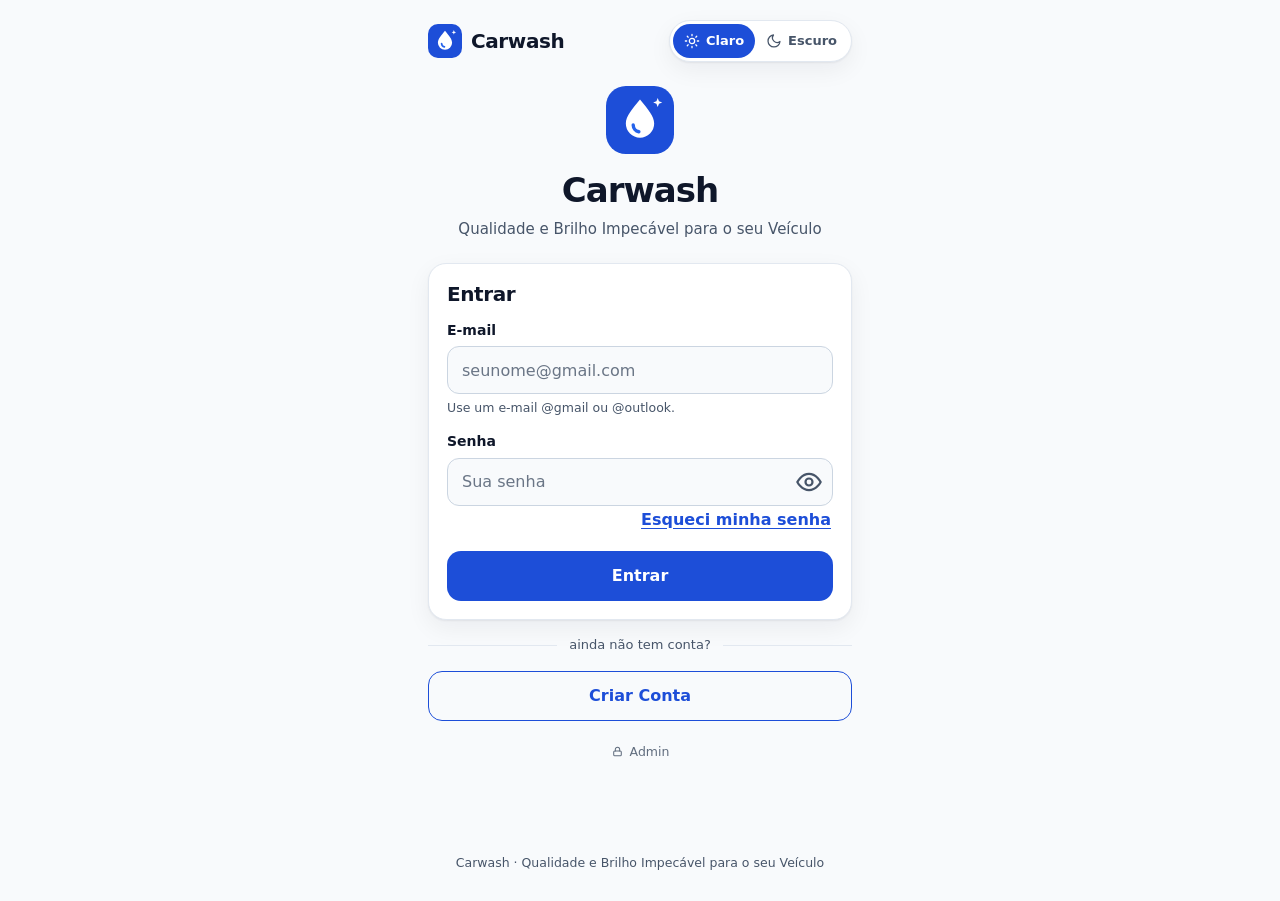
<file: index.html>
<!doctype html>
<html lang="pt-BR">
<head>
<meta charset="utf-8">
<meta name="viewport" content="width=device-width,initial-scale=1">
<title>Carwash — Qualidade e Brilho Impecável para o seu Veículo</title>
<!-- Página inicial: abre a tela de login (paginas/login.html) -->
<meta http-equiv="refresh" content="0; url=paginas/login.html">
<script>location.replace('paginas/login.html');</script>
</head>
<body>
<p style="font-family:system-ui,sans-serif;padding:24px"><a href="paginas/login.html">Abrir o Carwash</a></p>
</body>
</html>
</file>
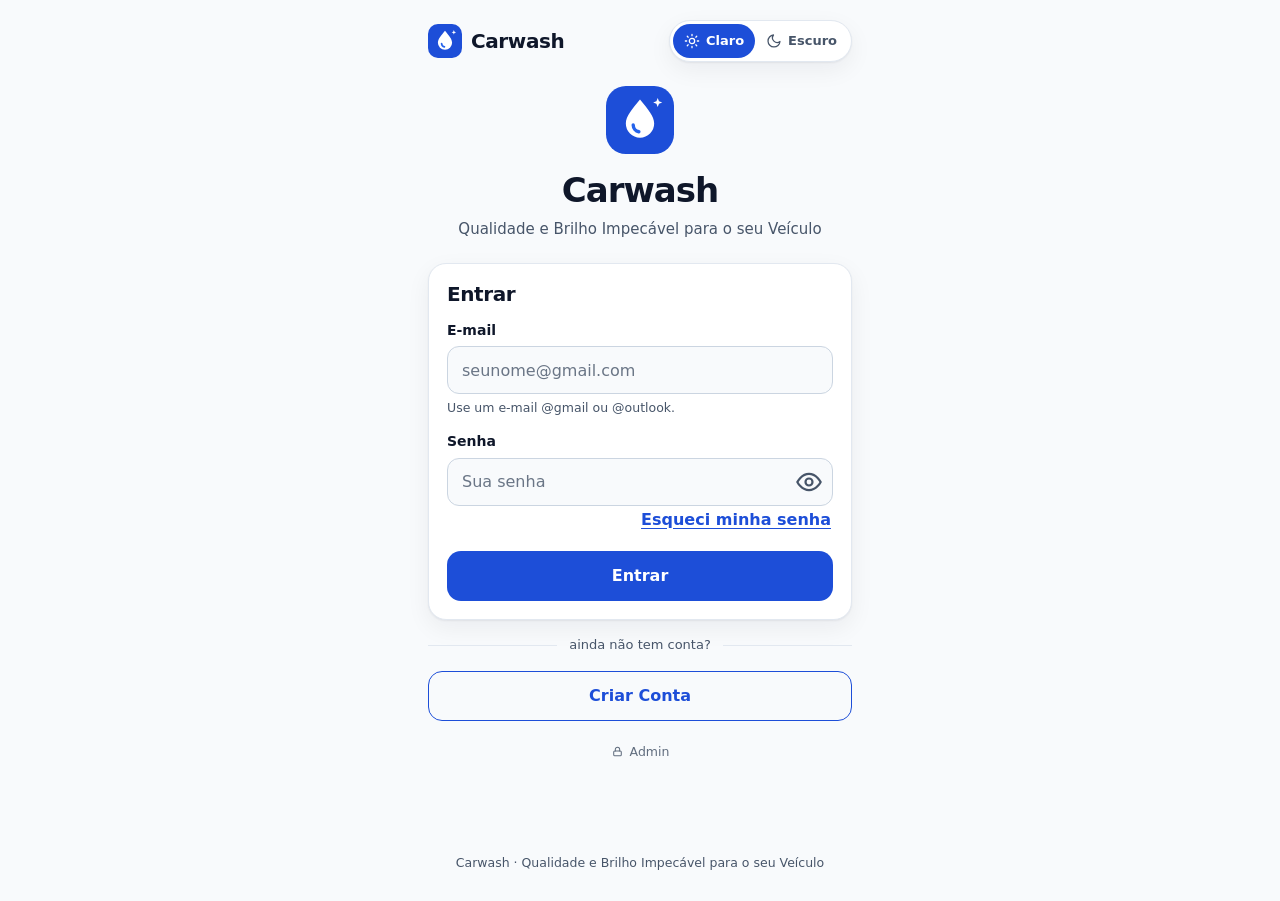
<file: paginas/admin.html>
<!doctype html>
<html lang="pt-BR" data-theme="light">
<head>
<meta charset="utf-8">
<meta name="viewport" content="width=device-width,initial-scale=1,viewport-fit=cover">
<title>Painel administrativo — Carwash</title>
<meta name="description" content="Carwash: agende a lavagem do seu carro ou moto em poucos toques.">
<meta name="theme-color" content="#F8FAFC">
<meta name="apple-mobile-web-app-capable" content="yes">
<!-- Tema claro/escuro: roda antes de tudo para a tela não piscar -->
<script src="../js/tema.js"></script>
<link rel="stylesheet" href="../css/estilo.css">
</head>
<body data-tela="admin">
<div id="app" class="app wide">
<header class="top">
  <div class="brand"><svg class="logo" viewBox="0 0 48 48" aria-hidden="true"><rect width="48" height="48" rx="14" style="fill:var(--primary)"/><path d="M24 9.5c5.6 7 10 11.6 10 17a10 10 0 0 1-20 0c0-5.4 4.4-10 10-17z" fill="#fff"/><path d="M19.2 27.5a5 5 0 0 0 4 4.8" fill="none" stroke="#2563EB" stroke-width="2.4" stroke-linecap="round"/><path d="M36.5 8.5l.9 2.3 2.3.9-2.3.9-.9 2.3-.9-2.3-2.3-.9 2.3-.9z" fill="#fff"/></svg><span>Carwash</span></div>
  <div class="theme" role="group" aria-label="Tema do aplicativo">
    <button type="button" data-act="theme" data-t="light" aria-pressed="true"><svg viewBox="0 0 24 24" fill="none" stroke="currentColor" stroke-width="1.9" stroke-linecap="round" stroke-linejoin="round" aria-hidden="true"><circle cx="12" cy="12" r="4"/><path d="M12 2v2M12 20v2M4.9 4.9l1.4 1.4M17.7 17.7l1.4 1.4M2 12h2M20 12h2M4.9 19.1l1.4-1.4M17.7 6.3l1.4-1.4"/></svg>Claro</button>
    <button type="button" data-act="theme" data-t="dark" aria-pressed="false"><svg viewBox="0 0 24 24" fill="none" stroke="currentColor" stroke-width="1.9" stroke-linecap="round" stroke-linejoin="round" aria-hidden="true"><path d="M21 12.8A9 9 0 1 1 11.2 3a7 7 0 0 0 9.8 9.8z"/></svg>Escuro</button>
  </div>
</header>

<main id="main" tabindex="-1">
<div class="adm-head">
  <div>
    <div class="eyebrow">Painel administrativo</div>
    <h1 style="margin:0">Pátio de hoje · <span id="hoje"></span></h1>
    <span class="live" style="margin-top:6px"><i></i>Tempo real · atualizado às <span id="upd"></span></span>
  </div>
  <div class="tools"><button class="btn ghost sm" id="btn-demo" data-act="seedDemo">Carregar dados de demonstração</button><button class="btn ghost sm" data-act="exitAdmin"><svg viewBox="0 0 24 24" fill="none" stroke="currentColor" stroke-width="1.9" stroke-linecap="round" stroke-linejoin="round" aria-hidden="true"><path d="M9 4H5a1 1 0 0 0-1 1v14a1 1 0 0 0 1 1h4M15 8l4 4-4 4M19 12H9"/></svg>Sair do painel</button></div>
</div>

<section class="kpis" aria-label="Indicadores de hoje">
  <div class="kpi"><span>Faturamento Hoje</span><b id="kpi-faturamento"></b><small>serviços concluídos hoje</small></div>
  <div class="kpi"><span>Veículos Atendidos</span><b id="kpi-atendidos"></b><small>em lavagem ou concluídos</small></div>
  <div class="kpi"><span>Concluídos</span><b id="kpi-concluidos"></b><small id="kpi-agendados">de 0 agendados hoje</small></div>
  <div class="kpi"><span>Eficiência</span><b id="kpi-eficiencia"></b><small>concluídos ÷ agendados</small></div>
</section>

<section class="panel" aria-labelledby="h-yard">
  <header><h2 id="h-yard">Pátio em tempo real</h2><span class="muted small">Altere o status operacional de cada veículo</span></header>
  <div class="scroll"><table class="dt"><thead><tr><th scope="col">Horário</th><th scope="col">Cliente</th><th scope="col">Veículo</th><th scope="col">Serviço</th><th scope="col">Unidade</th><th scope="col">Pagamento</th><th scope="col">Status</th></tr></thead><tbody id="tb-patio"></tbody></table></div>
</section>

<div class="grid2">
  <section class="panel">
    <header><h2>Maiores clientes</h2><span class="muted small">por valor em serviços</span></header>
    <div class="scroll"><table class="dt"><thead><tr><th scope="col">#</th><th scope="col">Cliente</th><th scope="col" class="n">Lavagens</th><th scope="col" class="n">Total</th><th scope="col">Última visita</th></tr></thead><tbody id="tb-clientes"></tbody></table></div>
  </section>
  <section class="panel">
    <header><h2>Cartões cadastrados</h2><span class="tag" id="qtd-cartoes"></span></header>
    <div class="scroll"><table class="dt"><thead><tr><th scope="col">Cliente</th><th scope="col">Bandeira</th><th scope="col">Final</th><th scope="col">Titular</th><th scope="col">Validade</th></tr></thead><tbody id="tb-cartoes"></tbody></table></div>
    <div class="note">Apenas bandeira, final, titular e validade são guardados.</div>
  </section>
  <section class="panel">
    <header><h2>Veículos cadastrados · Carros</h2><span class="tag" id="qtd-carros"></span></header>
    <div class="scroll"><table class="dt"><thead><tr><th scope="col">Placa</th><th scope="col">Modelo</th><th scope="col">Tipo</th><th scope="col">Cor</th><th scope="col">Proprietário</th></tr></thead><tbody id="tb-carros"></tbody></table></div>
  </section>
  <section class="panel">
    <header><h2>Veículos cadastrados · Motos</h2><span class="tag" id="qtd-motos"></span></header>
    <div class="scroll"><table class="dt"><thead><tr><th scope="col">Placa</th><th scope="col">Modelo</th><th scope="col">Tipo</th><th scope="col">Cor</th><th scope="col">Proprietário</th></tr></thead><tbody id="tb-motos"></tbody></table></div>
  </section>
  <section class="panel">
    <header><h2>Lucros semanais</h2><span class="muted small">últimas 6 semanas</span></header>
    <div class="scroll"><table class="dt"><thead><tr><th scope="col">Semana</th><th scope="col" class="n">Lavagens</th><th scope="col" class="n">Receita</th><th scope="col" class="n">Ticket médio</th><th scope="col" class="n">vs. anterior</th></tr></thead><tbody id="tb-semanas"></tbody></table></div>
    <div class="note">Receita bruta de serviços concluídos (sem custos operacionais).</div>
  </section>
  <section class="panel">
    <header><h2>Lavagens mais solicitadas</h2><span class="muted small">todos os agendamentos</span></header>
    <div class="scroll"><table class="dt"><thead><tr><th scope="col">#</th><th scope="col">Tipo de lavagem</th><th scope="col" class="n">Pedidos</th><th scope="col" class="n">Part.</th><th scope="col"></th></tr></thead><tbody id="tb-tipos"></tbody></table></div>
  </section>
</div>
</main>

<footer class="foot">Carwash · Qualidade e Brilho Impecável para o seu Veículo</footer>

</div>
<div id="live" class="sr" aria-live="polite"></div>
<noscript><p style="padding:24px">O Carwash precisa de JavaScript para funcionar.</p></noscript>

<!-- Programação: os mesmos arquivos em todas as páginas; app.js sempre por último -->
<script src="../js/qrcode.js"></script>
<script src="../js/utilidades.js"></script>
<script src="../js/icones-e-logotipo.js"></script>
<script src="../js/config.js"></script>
<script src="../js/validacoes.js"></script>
<script src="../js/interface.js"></script>
<script src="../js/regras-de-negocio.js"></script>
<script src="../js/pix.js"></script>
<script src="../js/agenda-e-whatsapp.js"></script>
<script src="../js/telas-cliente.js"></script>
<script src="../js/painel-admin.js"></script>
<script src="../js/janelas.js"></script>
<script src="../js/navegacao.js"></script>
<script src="../js/eventos.js"></script>
<script src="../js/dados-demonstracao.js"></script>
<script src="../js/app.js"></script>
</body>
</html>
</file>
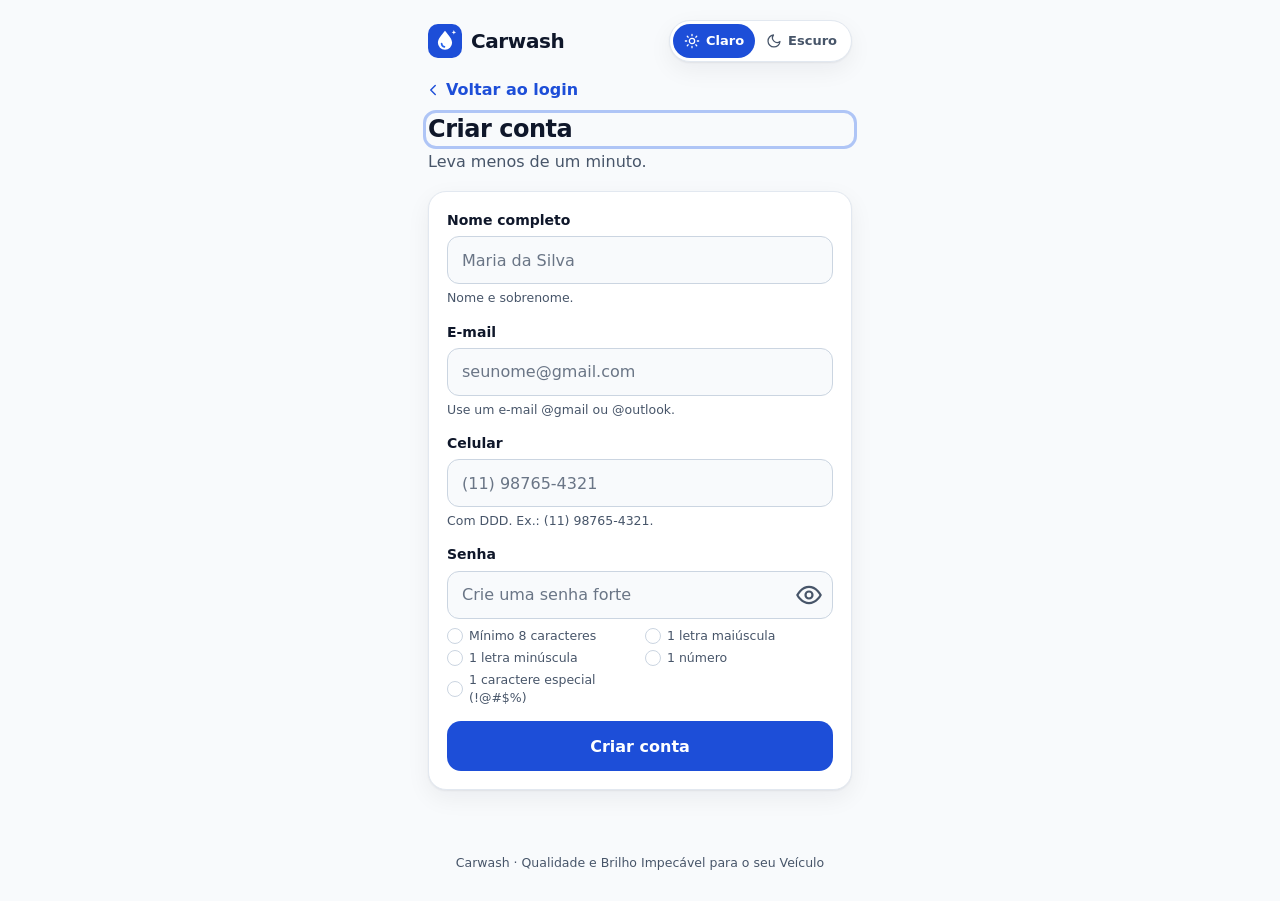
<file: paginas/cadastro.html>
<!doctype html>
<html lang="pt-BR" data-theme="light">
<head>
<meta charset="utf-8">
<meta name="viewport" content="width=device-width,initial-scale=1,viewport-fit=cover">
<title>Criar conta — Carwash</title>
<meta name="description" content="Carwash: agende a lavagem do seu carro ou moto em poucos toques.">
<meta name="theme-color" content="#F8FAFC">
<meta name="apple-mobile-web-app-capable" content="yes">
<!-- Tema claro/escuro: roda antes de tudo para a tela não piscar -->
<script src="../js/tema.js"></script>
<link rel="stylesheet" href="../css/estilo.css">
</head>
<body data-tela="register">
<div id="app" class="app">
<header class="top">
  <div class="brand"><svg class="logo" viewBox="0 0 48 48" aria-hidden="true"><rect width="48" height="48" rx="14" style="fill:var(--primary)"/><path d="M24 9.5c5.6 7 10 11.6 10 17a10 10 0 0 1-20 0c0-5.4 4.4-10 10-17z" fill="#fff"/><path d="M19.2 27.5a5 5 0 0 0 4 4.8" fill="none" stroke="#2563EB" stroke-width="2.4" stroke-linecap="round"/><path d="M36.5 8.5l.9 2.3 2.3.9-2.3.9-.9 2.3-.9-2.3-2.3-.9 2.3-.9z" fill="#fff"/></svg><span>Carwash</span></div>
  <div class="theme" role="group" aria-label="Tema do aplicativo">
    <button type="button" data-act="theme" data-t="light" aria-pressed="true"><svg viewBox="0 0 24 24" fill="none" stroke="currentColor" stroke-width="1.9" stroke-linecap="round" stroke-linejoin="round" aria-hidden="true"><circle cx="12" cy="12" r="4"/><path d="M12 2v2M12 20v2M4.9 4.9l1.4 1.4M17.7 17.7l1.4 1.4M2 12h2M20 12h2M4.9 19.1l1.4-1.4M17.7 6.3l1.4-1.4"/></svg>Claro</button>
    <button type="button" data-act="theme" data-t="dark" aria-pressed="false"><svg viewBox="0 0 24 24" fill="none" stroke="currentColor" stroke-width="1.9" stroke-linecap="round" stroke-linejoin="round" aria-hidden="true"><path d="M21 12.8A9 9 0 1 1 11.2 3a7 7 0 0 0 9.8 9.8z"/></svg>Escuro</button>
  </div>
</header>

<main id="main" tabindex="-1">
<button class="linkbtn" data-act="go" data-to="login" style="display:inline-flex;align-items:center;gap:4px;text-decoration:none;margin:-4px 0 8px -6px"><svg width="18" height="18" viewBox="0 0 24 24" fill="none" stroke="currentColor" stroke-width="1.9" stroke-linecap="round" stroke-linejoin="round" aria-hidden="true"><path d="M15 18l-6-6 6-6"/></svg>Voltar ao login</button>
<h1>Criar conta</h1>
<p class="sub">Leva menos de um minuto.</p>
<form class="card stack" data-form="register" novalidate>
  <div class="field" data-f="name"><label for="name">Nome completo</label><input id="name" name="name" type="text" placeholder="Maria da Silva" value="" aria-describedby="name-err" autocomplete="name"><div class="hint">Nome e sobrenome.</div><div class="err" id="name-err" role="alert"></div></div>
  <div class="field" data-f="email"><label for="email">E-mail</label><input id="email" name="email" type="email" placeholder="seunome@gmail.com" value="" aria-describedby="email-err" autocomplete="email" inputmode="email"><div class="hint">Use um e-mail @gmail ou @outlook.</div><div class="err" id="email-err" role="alert"></div></div>
  <div class="field" data-f="phone"><label for="phone">Celular</label><input id="phone" name="phone" type="tel" placeholder="(11) 98765-4321" value="" aria-describedby="phone-err" autocomplete="tel" inputmode="tel" data-mask="phone"><div class="hint">Com DDD. Ex.: (11) 98765-4321.</div><div class="err" id="phone-err" role="alert"></div></div>
  <div class="field" data-f="password"><label for="password">Senha</label><div class="pw"><input id="password" name="password" type="password" placeholder="Crie uma senha forte" value="" aria-describedby="password-err" autocomplete="new-password"><button type="button" class="eye" data-act="togglePw" data-target="password" aria-label="Mostrar senha"><svg viewBox="0 0 24 24" fill="none" stroke="currentColor" stroke-width="1.9" stroke-linecap="round" stroke-linejoin="round" aria-hidden="true"><path d="M2 12s3.5-7 10-7 10 7 10 7-3.5 7-10 7S2 12 2 12z"/><circle cx="12" cy="12" r="3"/></svg></button></div><div class="hint"></div><div class="err" id="password-err" role="alert"></div></div>
  <ul class="rules" id="rules" aria-label="Requisitos da senha"><li data-r="0"><span class="dot"><svg viewBox="0 0 24 24" fill="none" stroke="currentColor" stroke-width="1.9" stroke-linecap="round" stroke-linejoin="round" aria-hidden="true"><path d="M20 6L9 17l-5-5"/></svg></span>Mínimo 8 caracteres</li><li data-r="1"><span class="dot"><svg viewBox="0 0 24 24" fill="none" stroke="currentColor" stroke-width="1.9" stroke-linecap="round" stroke-linejoin="round" aria-hidden="true"><path d="M20 6L9 17l-5-5"/></svg></span>1 letra maiúscula</li><li data-r="2"><span class="dot"><svg viewBox="0 0 24 24" fill="none" stroke="currentColor" stroke-width="1.9" stroke-linecap="round" stroke-linejoin="round" aria-hidden="true"><path d="M20 6L9 17l-5-5"/></svg></span>1 letra minúscula</li><li data-r="3"><span class="dot"><svg viewBox="0 0 24 24" fill="none" stroke="currentColor" stroke-width="1.9" stroke-linecap="round" stroke-linejoin="round" aria-hidden="true"><path d="M20 6L9 17l-5-5"/></svg></span>1 número</li><li data-r="4"><span class="dot"><svg viewBox="0 0 24 24" fill="none" stroke="currentColor" stroke-width="1.9" stroke-linecap="round" stroke-linejoin="round" aria-hidden="true"><path d="M20 6L9 17l-5-5"/></svg></span>1 caractere especial (!@#$%)</li></ul>
  <button class="btn primary" type="submit">Criar conta</button>
</form>
</main>

<footer class="foot">Carwash · Qualidade e Brilho Impecável para o seu Veículo</footer>

</div>
<div id="live" class="sr" aria-live="polite"></div>
<noscript><p style="padding:24px">O Carwash precisa de JavaScript para funcionar.</p></noscript>

<!-- Programação: os mesmos arquivos em todas as páginas; app.js sempre por último -->
<script src="../js/qrcode.js"></script>
<script src="../js/utilidades.js"></script>
<script src="../js/icones-e-logotipo.js"></script>
<script src="../js/config.js"></script>
<script src="../js/validacoes.js"></script>
<script src="../js/interface.js"></script>
<script src="../js/regras-de-negocio.js"></script>
<script src="../js/pix.js"></script>
<script src="../js/agenda-e-whatsapp.js"></script>
<script src="../js/telas-cliente.js"></script>
<script src="../js/painel-admin.js"></script>
<script src="../js/janelas.js"></script>
<script src="../js/navegacao.js"></script>
<script src="../js/eventos.js"></script>
<script src="../js/dados-demonstracao.js"></script>
<script src="../js/app.js"></script>
</body>
</html>
</file>
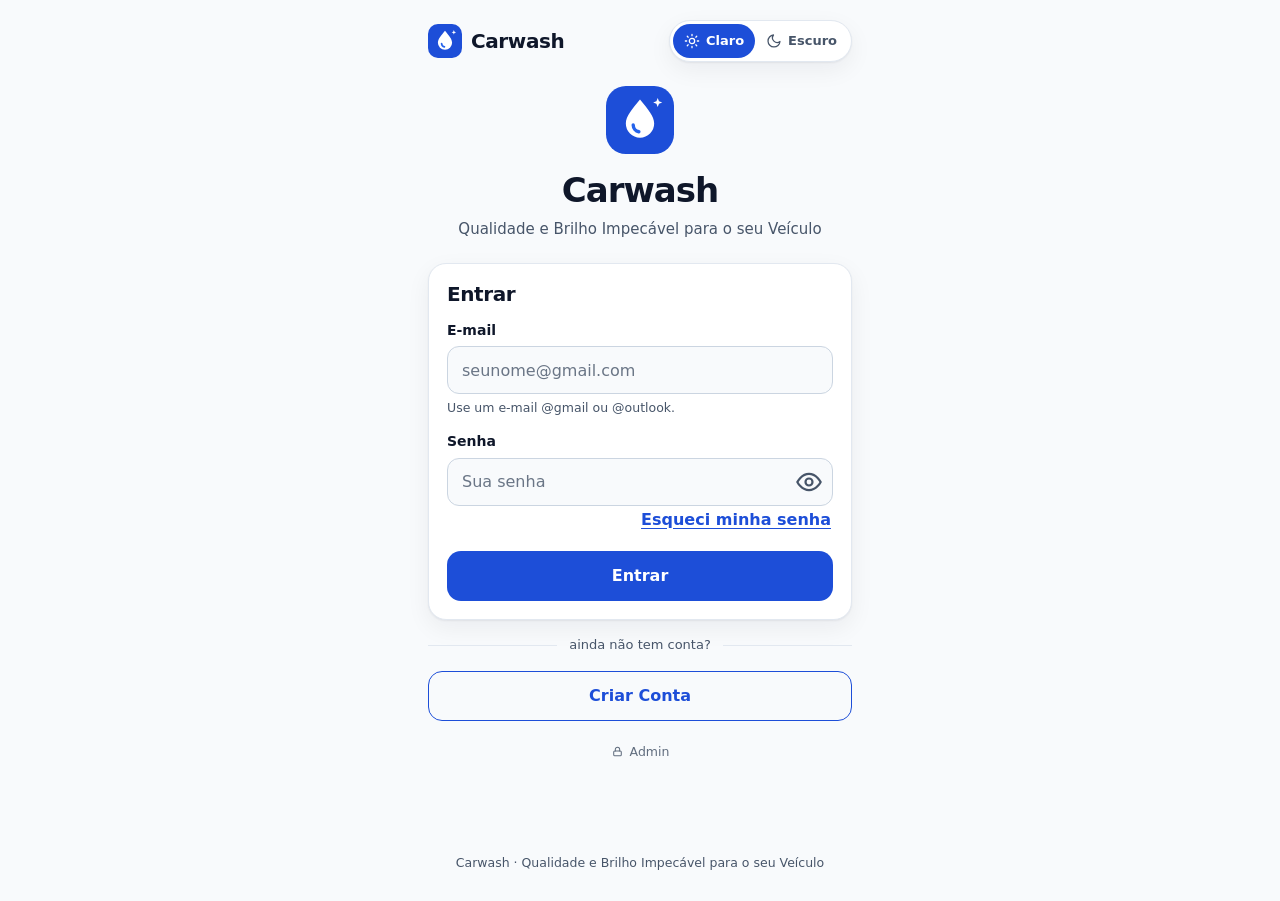
<file: paginas/cartao.html>
<!doctype html>
<html lang="pt-BR" data-theme="light">
<head>
<meta charset="utf-8">
<meta name="viewport" content="width=device-width,initial-scale=1,viewport-fit=cover">
<title>Cartão — Carwash</title>
<meta name="description" content="Carwash: agende a lavagem do seu carro ou moto em poucos toques.">
<meta name="theme-color" content="#F8FAFC">
<meta name="apple-mobile-web-app-capable" content="yes">
<!-- Tema claro/escuro: roda antes de tudo para a tela não piscar -->
<script src="../js/tema.js"></script>
<link rel="stylesheet" href="../css/estilo.css">
</head>
<body data-tela="card">
<div id="app" class="app">
<header class="top">
  <div class="brand"><svg class="logo" viewBox="0 0 48 48" aria-hidden="true"><rect width="48" height="48" rx="14" style="fill:var(--primary)"/><path d="M24 9.5c5.6 7 10 11.6 10 17a10 10 0 0 1-20 0c0-5.4 4.4-10 10-17z" fill="#fff"/><path d="M19.2 27.5a5 5 0 0 0 4 4.8" fill="none" stroke="#2563EB" stroke-width="2.4" stroke-linecap="round"/><path d="M36.5 8.5l.9 2.3 2.3.9-2.3.9-.9 2.3-.9-2.3-2.3-.9 2.3-.9z" fill="#fff"/></svg><span>Carwash</span></div>
  <div class="theme" role="group" aria-label="Tema do aplicativo">
    <button type="button" data-act="theme" data-t="light" aria-pressed="true"><svg viewBox="0 0 24 24" fill="none" stroke="currentColor" stroke-width="1.9" stroke-linecap="round" stroke-linejoin="round" aria-hidden="true"><circle cx="12" cy="12" r="4"/><path d="M12 2v2M12 20v2M4.9 4.9l1.4 1.4M17.7 17.7l1.4 1.4M2 12h2M20 12h2M4.9 19.1l1.4-1.4M17.7 6.3l1.4-1.4"/></svg>Claro</button>
    <button type="button" data-act="theme" data-t="dark" aria-pressed="false"><svg viewBox="0 0 24 24" fill="none" stroke="currentColor" stroke-width="1.9" stroke-linecap="round" stroke-linejoin="round" aria-hidden="true"><path d="M21 12.8A9 9 0 1 1 11.2 3a7 7 0 0 0 9.8 9.8z"/></svg>Escuro</button>
  </div>
</header>

<main id="main" tabindex="-1">
<button class="linkbtn" data-act="go" data-to="checkout" style="display:inline-flex;align-items:center;gap:4px;text-decoration:none;margin:-4px 0 8px -6px"><svg width="18" height="18" viewBox="0 0 24 24" fill="none" stroke="currentColor" stroke-width="1.9" stroke-linecap="round" stroke-linejoin="round" aria-hidden="true"><path d="M15 18l-6-6 6-6"/></svg>Voltar</button>
<h1>Pagamento com cartão</h1>
<p class="sub">Total: <b data-total></b></p>
<form class="card stack" data-form="card" novalidate>
  <div class="field" data-f="cnum"><label for="cnum">Número do cartão</label><input id="cnum" name="cnum" type="text" placeholder="0000 0000 0000 0000" value="" aria-describedby="cnum-err" inputmode="numeric" autocomplete="cc-number" data-mask="card"><div class="hint"><span id="cbrand"></span></div><div class="err" id="cnum-err" role="alert"></div></div>
  <div class="field" data-f="cname"><label for="cname">Nome impresso no cartão</label><input id="cname" name="cname" type="text" placeholder="MARIA DA SILVA" value="" aria-describedby="cname-err" autocomplete="cc-name" autocapitalize="characters" data-mask="upper"><div class="hint"></div><div class="err" id="cname-err" role="alert"></div></div>
  <div class="row2"><div class="field" data-f="cexp"><label for="cexp">Validade</label><input id="cexp" name="cexp" type="text" placeholder="MM/AA" value="" aria-describedby="cexp-err" inputmode="numeric" maxlength="5" autocomplete="cc-exp" data-mask="exp"><div class="hint"></div><div class="err" id="cexp-err" role="alert"></div></div><div class="field" data-f="ccvv"><label for="ccvv">CVV</label><input id="ccvv" name="ccvv" type="password" placeholder="123" value="" aria-describedby="ccvv-err" inputmode="numeric" maxlength="4" autocomplete="cc-csc" data-mask="cvv"><div class="hint"></div><div class="err" id="ccvv-err" role="alert"></div></div></div>
  <label style="display:flex;gap:10px;align-items:flex-start;font-size:14px"><input type="checkbox" id="csave" checked style="width:20px;height:20px;accent-color:var(--primary);margin-top:1px"><span>Salvar cartão para próximas lavagens<br><span class="muted small">Guardamos apenas bandeira, final, titular e validade — nunca o número completo nem o CVV.</span></span></label>
  <p class="notice">Ambiente de demonstração: nenhuma cobrança real é feita.</p>
  <button class="btn primary" type="submit">Pagar <span data-total></span></button>
</form>
</main>

<footer class="foot"><button class="linkbtn" data-act="logout">Sair da conta</button><br>Carwash · Qualidade e Brilho Impecável para o seu Veículo</footer>

</div>
<div id="live" class="sr" aria-live="polite"></div>
<noscript><p style="padding:24px">O Carwash precisa de JavaScript para funcionar.</p></noscript>

<!-- Programação: os mesmos arquivos em todas as páginas; app.js sempre por último -->
<script src="../js/qrcode.js"></script>
<script src="../js/utilidades.js"></script>
<script src="../js/icones-e-logotipo.js"></script>
<script src="../js/config.js"></script>
<script src="../js/validacoes.js"></script>
<script src="../js/interface.js"></script>
<script src="../js/regras-de-negocio.js"></script>
<script src="../js/pix.js"></script>
<script src="../js/agenda-e-whatsapp.js"></script>
<script src="../js/telas-cliente.js"></script>
<script src="../js/painel-admin.js"></script>
<script src="../js/janelas.js"></script>
<script src="../js/navegacao.js"></script>
<script src="../js/eventos.js"></script>
<script src="../js/dados-demonstracao.js"></script>
<script src="../js/app.js"></script>
</body>
</html>
</file>
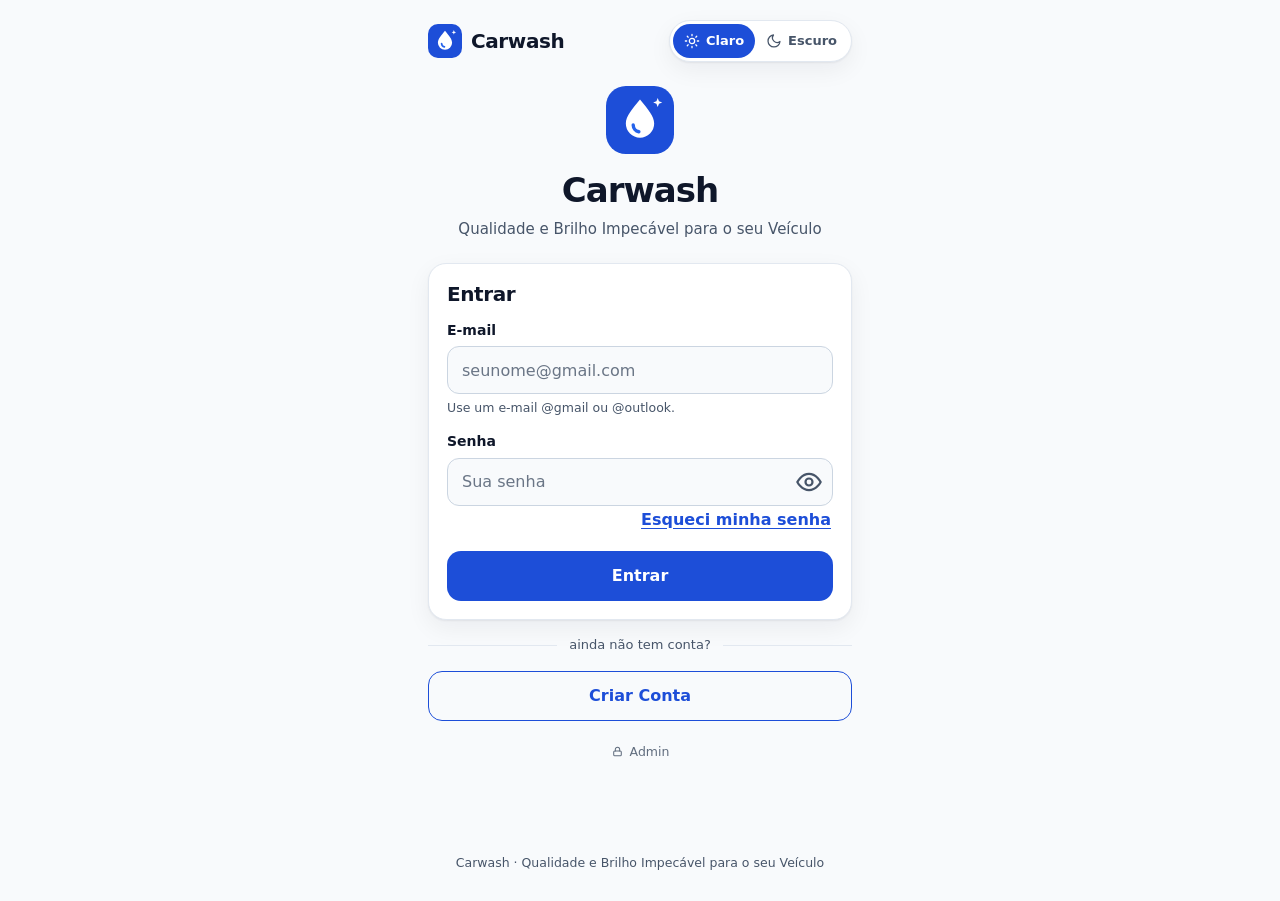
<file: paginas/confirmacao.html>
<!doctype html>
<html lang="pt-BR" data-theme="light">
<head>
<meta charset="utf-8">
<meta name="viewport" content="width=device-width,initial-scale=1,viewport-fit=cover">
<title>Agendamento confirmado — Carwash</title>
<meta name="description" content="Carwash: agende a lavagem do seu carro ou moto em poucos toques.">
<meta name="theme-color" content="#F8FAFC">
<meta name="apple-mobile-web-app-capable" content="yes">
<!-- Tema claro/escuro: roda antes de tudo para a tela não piscar -->
<script src="../js/tema.js"></script>
<link rel="stylesheet" href="../css/estilo.css">
</head>
<body data-tela="confirm">
<div id="app" class="app">
<header class="top">
  <div class="brand"><svg class="logo" viewBox="0 0 48 48" aria-hidden="true"><rect width="48" height="48" rx="14" style="fill:var(--primary)"/><path d="M24 9.5c5.6 7 10 11.6 10 17a10 10 0 0 1-20 0c0-5.4 4.4-10 10-17z" fill="#fff"/><path d="M19.2 27.5a5 5 0 0 0 4 4.8" fill="none" stroke="#2563EB" stroke-width="2.4" stroke-linecap="round"/><path d="M36.5 8.5l.9 2.3 2.3.9-2.3.9-.9 2.3-.9-2.3-2.3-.9 2.3-.9z" fill="#fff"/></svg><span>Carwash</span></div>
  <div class="theme" role="group" aria-label="Tema do aplicativo">
    <button type="button" data-act="theme" data-t="light" aria-pressed="true"><svg viewBox="0 0 24 24" fill="none" stroke="currentColor" stroke-width="1.9" stroke-linecap="round" stroke-linejoin="round" aria-hidden="true"><circle cx="12" cy="12" r="4"/><path d="M12 2v2M12 20v2M4.9 4.9l1.4 1.4M17.7 17.7l1.4 1.4M2 12h2M20 12h2M4.9 19.1l1.4-1.4M17.7 6.3l1.4-1.4"/></svg>Claro</button>
    <button type="button" data-act="theme" data-t="dark" aria-pressed="false"><svg viewBox="0 0 24 24" fill="none" stroke="currentColor" stroke-width="1.9" stroke-linecap="round" stroke-linejoin="round" aria-hidden="true"><path d="M21 12.8A9 9 0 1 1 11.2 3a7 7 0 0 0 9.8 9.8z"/></svg>Escuro</button>
  </div>
</header>

<main id="main" tabindex="-1">
<div class="center">
  <div class="okmark"><svg viewBox="0 0 24 24" fill="none" stroke="currentColor" stroke-width="1.9" stroke-linecap="round" stroke-linejoin="round" aria-hidden="true"><path d="M20 6L9 17l-5-5"/></svg></div>
  <h1>Agendamento confirmado!</h1>
  <p class="sub">Código <span class="code" id="codigo"></span></p>
</div>
<div class="card sum">
  <div><span>Cliente</span><span id="r-cliente"></span></div>
  <div><span>Veículo</span><span id="r-veiculo"></span></div>
  <div><span>Serviço</span><span id="r-servico"></span></div>
  <div><span>Unidade</span><span id="r-unidade"></span></div>
  <div><span>Data e hora</span><span id="r-data"></span></div>
  <div><span>Pagamento</span><span id="r-pagamento"></span></div>
  <div class="total"><span>Total</span><span id="r-total"></span></div>
</div>
<div class="stack" style="margin-top:18px">
  <a class="btn wa" id="link-whatsapp" target="_blank" rel="noopener" href="#"><svg viewBox="0 0 24 24" fill="none" stroke="currentColor" stroke-width="1.9" stroke-linecap="round" stroke-linejoin="round" aria-hidden="true"><path d="M20 11.5a8 8 0 0 1-11.8 7L4 20l1.5-4.1A8 8 0 1 1 20 11.5z"/><path d="M9 8.5c0 3.5 3 6.5 6.5 6.5l1-1.6-2-1-1 .8a4 4 0 0 1-2-2l.8-1-1-2z"/></svg><span style="display:flex;flex-direction:column;align-items:center;line-height:1.2">Enviar por WhatsApp<small style="font-weight:500;opacity:.9" id="whatsapp-numero"></small></span></a>
  <a class="btn outline" id="link-agenda" target="_blank" rel="noopener" href="#"><svg viewBox="0 0 24 24" fill="none" stroke="currentColor" stroke-width="1.9" stroke-linecap="round" stroke-linejoin="round" aria-hidden="true"><rect x="3.5" y="5" width="17" height="15" rx="2.5"/><path d="M3.5 10h17M8 3v4M16 3v4"/></svg><span id="agenda-nome">Adicionar à Agenda</span></a>
  <button class="btn ghost" data-act="ics">Baixar arquivo .ics</button>
  <button class="btn primary" data-act="newBooking">Novo agendamento</button>
</div>
</main>

<footer class="foot"><button class="linkbtn" data-act="logout">Sair da conta</button><br>Carwash · Qualidade e Brilho Impecável para o seu Veículo</footer>

</div>
<div id="live" class="sr" aria-live="polite"></div>
<noscript><p style="padding:24px">O Carwash precisa de JavaScript para funcionar.</p></noscript>

<!-- Programação: os mesmos arquivos em todas as páginas; app.js sempre por último -->
<script src="../js/qrcode.js"></script>
<script src="../js/utilidades.js"></script>
<script src="../js/icones-e-logotipo.js"></script>
<script src="../js/config.js"></script>
<script src="../js/validacoes.js"></script>
<script src="../js/interface.js"></script>
<script src="../js/regras-de-negocio.js"></script>
<script src="../js/pix.js"></script>
<script src="../js/agenda-e-whatsapp.js"></script>
<script src="../js/telas-cliente.js"></script>
<script src="../js/painel-admin.js"></script>
<script src="../js/janelas.js"></script>
<script src="../js/navegacao.js"></script>
<script src="../js/eventos.js"></script>
<script src="../js/dados-demonstracao.js"></script>
<script src="../js/app.js"></script>
</body>
</html>
</file>
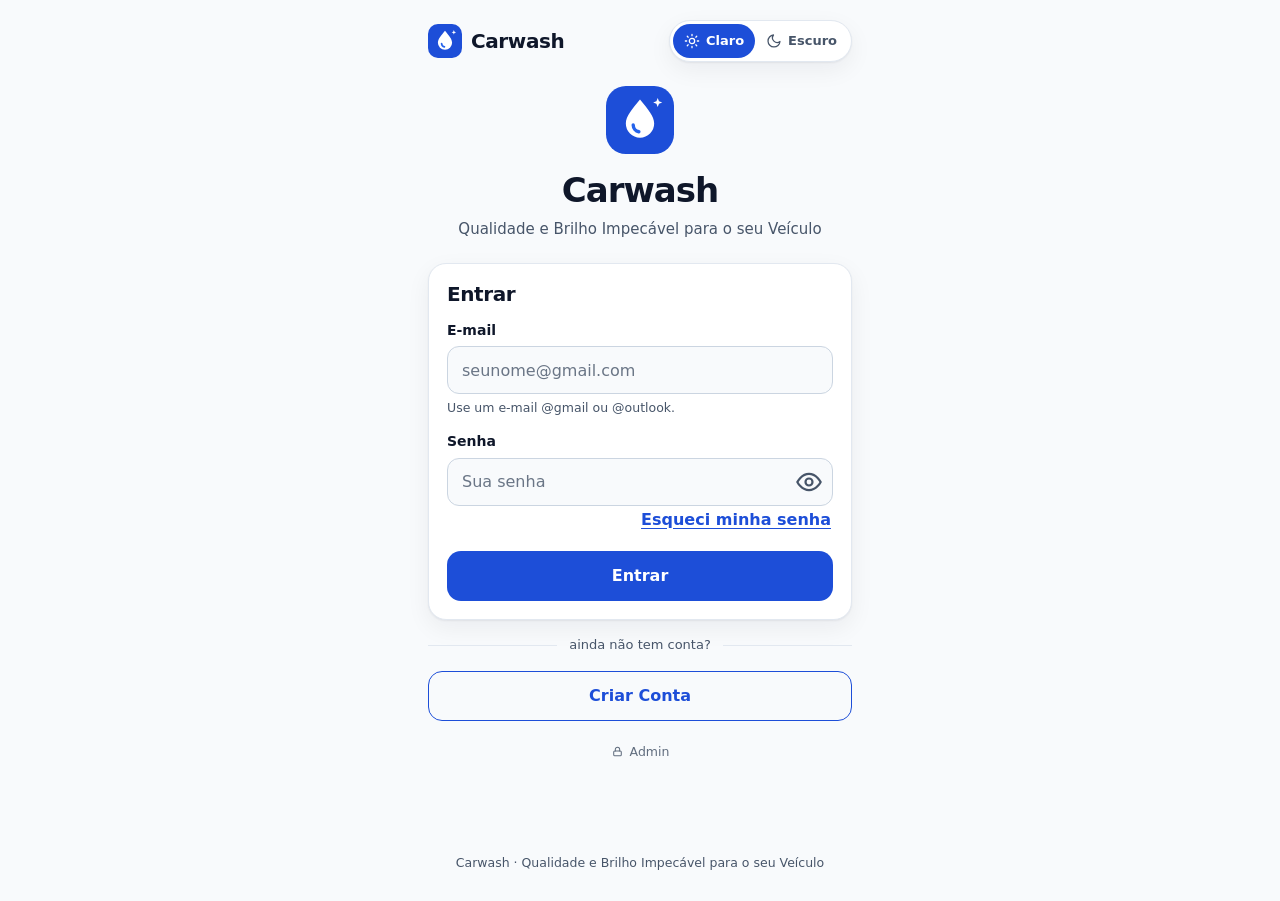
<file: paginas/garagem.html>
<!doctype html>
<html lang="pt-BR" data-theme="light">
<head>
<meta charset="utf-8">
<meta name="viewport" content="width=device-width,initial-scale=1,viewport-fit=cover">
<title>Seus veículos — Carwash</title>
<meta name="description" content="Carwash: agende a lavagem do seu carro ou moto em poucos toques.">
<meta name="theme-color" content="#F8FAFC">
<meta name="apple-mobile-web-app-capable" content="yes">
<!-- Tema claro/escuro: roda antes de tudo para a tela não piscar -->
<script src="../js/tema.js"></script>
<link rel="stylesheet" href="../css/estilo.css">
</head>
<body data-tela="garage">
<div id="app" class="app">
<header class="top">
  <div class="brand"><svg class="logo" viewBox="0 0 48 48" aria-hidden="true"><rect width="48" height="48" rx="14" style="fill:var(--primary)"/><path d="M24 9.5c5.6 7 10 11.6 10 17a10 10 0 0 1-20 0c0-5.4 4.4-10 10-17z" fill="#fff"/><path d="M19.2 27.5a5 5 0 0 0 4 4.8" fill="none" stroke="#2563EB" stroke-width="2.4" stroke-linecap="round"/><path d="M36.5 8.5l.9 2.3 2.3.9-2.3.9-.9 2.3-.9-2.3-2.3-.9 2.3-.9z" fill="#fff"/></svg><span>Carwash</span></div>
  <div class="theme" role="group" aria-label="Tema do aplicativo">
    <button type="button" data-act="theme" data-t="light" aria-pressed="true"><svg viewBox="0 0 24 24" fill="none" stroke="currentColor" stroke-width="1.9" stroke-linecap="round" stroke-linejoin="round" aria-hidden="true"><circle cx="12" cy="12" r="4"/><path d="M12 2v2M12 20v2M4.9 4.9l1.4 1.4M17.7 17.7l1.4 1.4M2 12h2M20 12h2M4.9 19.1l1.4-1.4M17.7 6.3l1.4-1.4"/></svg>Claro</button>
    <button type="button" data-act="theme" data-t="dark" aria-pressed="false"><svg viewBox="0 0 24 24" fill="none" stroke="currentColor" stroke-width="1.9" stroke-linecap="round" stroke-linejoin="round" aria-hidden="true"><path d="M21 12.8A9 9 0 1 1 11.2 3a7 7 0 0 0 9.8 9.8z"/></svg>Escuro</button>
  </div>
</header>

<main id="main" tabindex="-1">
<ol class="stepper" aria-label="Etapas do agendamento"><li class="now" aria-current="step"><i></i>Veículo</li><li class=""><i></i>Serviço</li><li class=""><i></i>Local</li><li class=""><i></i>Horário</li><li class=""><i></i>Pagar</li></ol>
<h1>Olá <span data-nome></span>, gostaria de usar qual veículo?</h1>
<p class="sub">Escolha um veículo salvo ou cadastre um novo.</p>

<!-- Lista dos veículos do cliente (preenchida pelo js/telas-cliente.js) -->
<div id="lista-veiculos"></div>

<form class="card stack" data-form="vehicle" id="form-veiculo" novalidate hidden>
  <h2 style="font-size:17px">Cadastrar veículo</h2>
  <div>
    <div class="small" style="font-weight:600;margin-bottom:8px" id="catlbl">Categoria</div>
    <div class="seg" role="radiogroup" aria-labelledby="catlbl">
      <button type="button" role="radio" aria-checked="true" data-act="selCat" data-v="Carro"><svg viewBox="0 0 24 24" fill="none" stroke="currentColor" stroke-width="1.9" stroke-linecap="round" stroke-linejoin="round" aria-hidden="true"><path d="M3 13l1.8-5A2 2 0 0 1 6.7 6.7h10.6a2 2 0 0 1 1.9 1.3L21 13"/><rect x="3" y="13" width="18" height="5" rx="1.5"/><circle cx="7.5" cy="18" r="1.7"/><circle cx="16.5" cy="18" r="1.7"/></svg>Carro</button>
      <button type="button" role="radio" aria-checked="false" data-act="selCat" data-v="Moto"><svg viewBox="0 0 24 24" fill="none" stroke="currentColor" stroke-width="1.9" stroke-linecap="round" stroke-linejoin="round" aria-hidden="true"><circle cx="5.5" cy="16" r="3"/><circle cx="18.5" cy="16" r="3"/><path d="M5.5 16l3-6h5l3 6"/><path d="M13.5 10l-1.5-3h-2.5M15.5 7H18"/></svg>Moto</button>
    </div>
  </div>
  <div>
    <div class="small" style="font-weight:600;margin-bottom:8px" id="sublbl">Tipo</div>
    <div class="chips" role="radiogroup" aria-labelledby="sublbl" id="tipos"></div>
  </div>
  <div class="field" data-f="model"><label for="model">Modelo</label><input id="model" name="model" type="text" placeholder="Ex.: Corolla" value="" aria-describedby="model-err" data-gv="model" autocomplete="off"><div class="hint"></div><div class="err" id="model-err" role="alert"></div></div>
  <div class="field" data-f="color"><label for="color">Cor</label><input id="color" name="color" list="colors" placeholder="Ex.: Prata" value="" data-gv="color" autocomplete="off" aria-describedby="color-err"><datalist id="colors"></datalist><div class="hint"></div><div class="err" id="color-err" role="alert"></div></div>
  <div class="field" data-f="plate"><label for="plate">Placa (padrão Mercosul)</label><input id="plate" name="plate" type="text" placeholder="ABC1D23" value="" aria-describedby="plate-err" data-gv="plate" data-mask="plate" maxlength="7" autocapitalize="characters" autocomplete="off"><div class="hint">3 letras, 1 número, 1 letra e 2 números.</div><div class="err" id="plate-err" role="alert"></div></div>
  <button class="btn primary" type="submit">Salvar veículo</button>
</form>
<button class="btn ghost" data-act="showForm" id="btn-novo-veiculo" hidden><svg viewBox="0 0 24 24" fill="none" stroke="currentColor" stroke-width="1.9" stroke-linecap="round" stroke-linejoin="round" aria-hidden="true"><path d="M12 5v14M5 12h14"/></svg>Cadastrar novo veículo</button>

<div style="margin-top:18px"><button class="btn primary" id="continuar" data-act="go" data-to="services" disabled>Continuar</button></div>
</main>

<footer class="foot"><button class="linkbtn" data-act="logout">Sair da conta</button><br>Carwash · Qualidade e Brilho Impecável para o seu Veículo</footer>

</div>
<div id="live" class="sr" aria-live="polite"></div>
<noscript><p style="padding:24px">O Carwash precisa de JavaScript para funcionar.</p></noscript>

<!-- Programação: os mesmos arquivos em todas as páginas; app.js sempre por último -->
<script src="../js/qrcode.js"></script>
<script src="../js/utilidades.js"></script>
<script src="../js/icones-e-logotipo.js"></script>
<script src="../js/config.js"></script>
<script src="../js/validacoes.js"></script>
<script src="../js/interface.js"></script>
<script src="../js/regras-de-negocio.js"></script>
<script src="../js/pix.js"></script>
<script src="../js/agenda-e-whatsapp.js"></script>
<script src="../js/telas-cliente.js"></script>
<script src="../js/painel-admin.js"></script>
<script src="../js/janelas.js"></script>
<script src="../js/navegacao.js"></script>
<script src="../js/eventos.js"></script>
<script src="../js/dados-demonstracao.js"></script>
<script src="../js/app.js"></script>
</body>
</html>
</file>
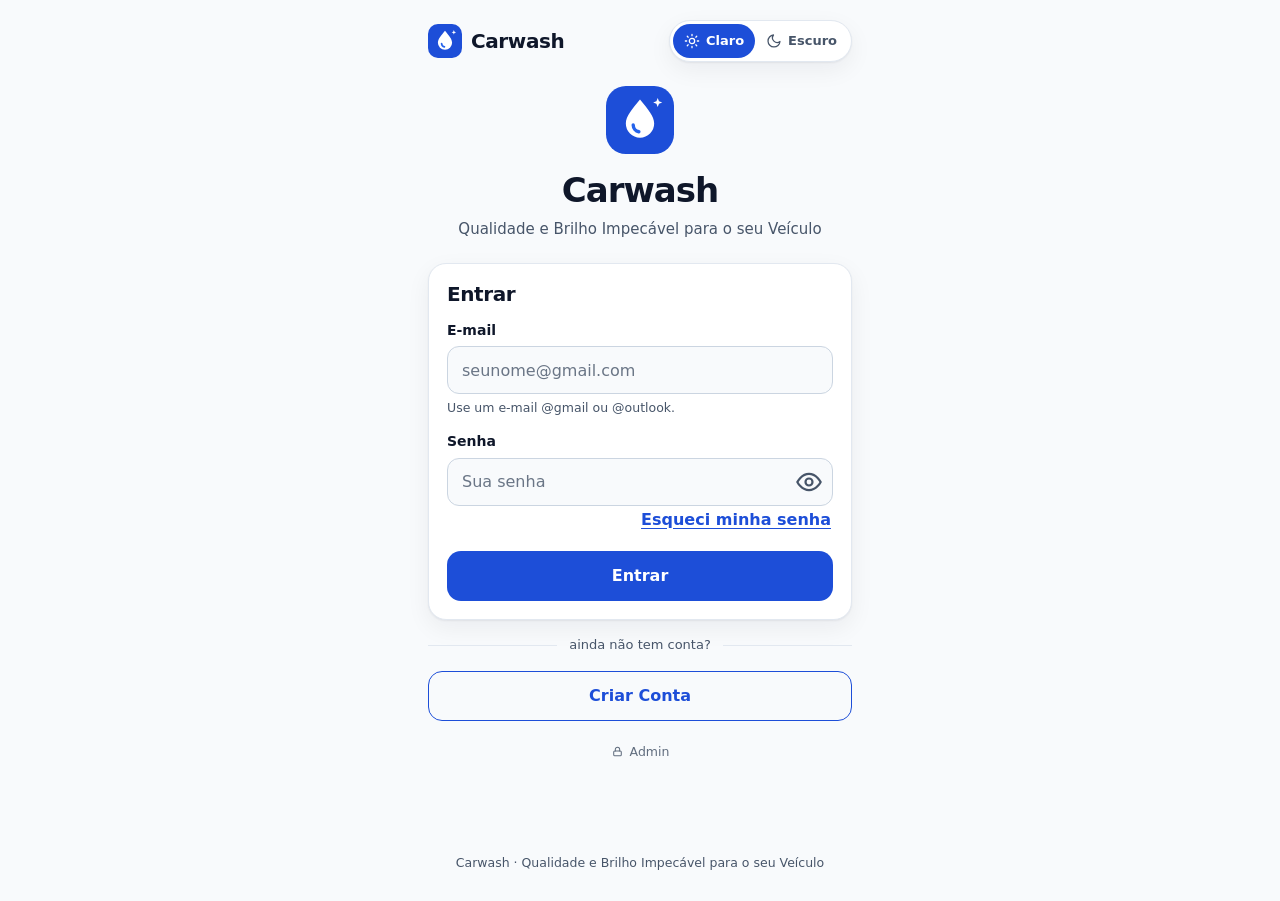
<file: paginas/horario.html>
<!doctype html>
<html lang="pt-BR" data-theme="light">
<head>
<meta charset="utf-8">
<meta name="viewport" content="width=device-width,initial-scale=1,viewport-fit=cover">
<title>Dia e horário — Carwash</title>
<meta name="description" content="Carwash: agende a lavagem do seu carro ou moto em poucos toques.">
<meta name="theme-color" content="#F8FAFC">
<meta name="apple-mobile-web-app-capable" content="yes">
<!-- Tema claro/escuro: roda antes de tudo para a tela não piscar -->
<script src="../js/tema.js"></script>
<link rel="stylesheet" href="../css/estilo.css">
</head>
<body data-tela="time">
<div id="app" class="app">
<header class="top">
  <div class="brand"><svg class="logo" viewBox="0 0 48 48" aria-hidden="true"><rect width="48" height="48" rx="14" style="fill:var(--primary)"/><path d="M24 9.5c5.6 7 10 11.6 10 17a10 10 0 0 1-20 0c0-5.4 4.4-10 10-17z" fill="#fff"/><path d="M19.2 27.5a5 5 0 0 0 4 4.8" fill="none" stroke="#2563EB" stroke-width="2.4" stroke-linecap="round"/><path d="M36.5 8.5l.9 2.3 2.3.9-2.3.9-.9 2.3-.9-2.3-2.3-.9 2.3-.9z" fill="#fff"/></svg><span>Carwash</span></div>
  <div class="theme" role="group" aria-label="Tema do aplicativo">
    <button type="button" data-act="theme" data-t="light" aria-pressed="true"><svg viewBox="0 0 24 24" fill="none" stroke="currentColor" stroke-width="1.9" stroke-linecap="round" stroke-linejoin="round" aria-hidden="true"><circle cx="12" cy="12" r="4"/><path d="M12 2v2M12 20v2M4.9 4.9l1.4 1.4M17.7 17.7l1.4 1.4M2 12h2M20 12h2M4.9 19.1l1.4-1.4M17.7 6.3l1.4-1.4"/></svg>Claro</button>
    <button type="button" data-act="theme" data-t="dark" aria-pressed="false"><svg viewBox="0 0 24 24" fill="none" stroke="currentColor" stroke-width="1.9" stroke-linecap="round" stroke-linejoin="round" aria-hidden="true"><path d="M21 12.8A9 9 0 1 1 11.2 3a7 7 0 0 0 9.8 9.8z"/></svg>Escuro</button>
  </div>
</header>

<main id="main" tabindex="-1">
<ol class="stepper" aria-label="Etapas do agendamento"><li class="done"><i></i>Veículo</li><li class="done"><i></i>Serviço</li><li class="done"><i></i>Local</li><li class="now" aria-current="step"><i></i>Horário</li><li class=""><i></i>Pagar</li></ol>
<button class="linkbtn" data-act="go" data-to="unit" style="display:inline-flex;align-items:center;gap:4px;text-decoration:none;margin:-4px 0 8px -6px"><svg width="18" height="18" viewBox="0 0 24 24" fill="none" stroke="currentColor" stroke-width="1.9" stroke-linecap="round" stroke-linejoin="round" aria-hidden="true"><path d="M15 18l-6-6 6-6"/></svg>Voltar</button>
<h1>Escolha o dia e o horário</h1>
<p class="sub"><span id="unidade-escolhida"></span> · horários de 1 em 1 hora, das 08:00 às 17:00.</p>
<div class="dates" role="group" aria-label="Datas" id="datas"></div>
<div class="slots" role="group" aria-label="Horários disponíveis" style="margin-top:6px" id="horarios"></div>
<div style="margin-top:18px"><button class="btn primary" id="continuar" data-act="go" data-to="checkout" disabled>Continuar</button></div>
</main>

<footer class="foot"><button class="linkbtn" data-act="logout">Sair da conta</button><br>Carwash · Qualidade e Brilho Impecável para o seu Veículo</footer>

</div>
<div id="live" class="sr" aria-live="polite"></div>
<noscript><p style="padding:24px">O Carwash precisa de JavaScript para funcionar.</p></noscript>

<!-- Programação: os mesmos arquivos em todas as páginas; app.js sempre por último -->
<script src="../js/qrcode.js"></script>
<script src="../js/utilidades.js"></script>
<script src="../js/icones-e-logotipo.js"></script>
<script src="../js/config.js"></script>
<script src="../js/validacoes.js"></script>
<script src="../js/interface.js"></script>
<script src="../js/regras-de-negocio.js"></script>
<script src="../js/pix.js"></script>
<script src="../js/agenda-e-whatsapp.js"></script>
<script src="../js/telas-cliente.js"></script>
<script src="../js/painel-admin.js"></script>
<script src="../js/janelas.js"></script>
<script src="../js/navegacao.js"></script>
<script src="../js/eventos.js"></script>
<script src="../js/dados-demonstracao.js"></script>
<script src="../js/app.js"></script>
</body>
</html>
</file>
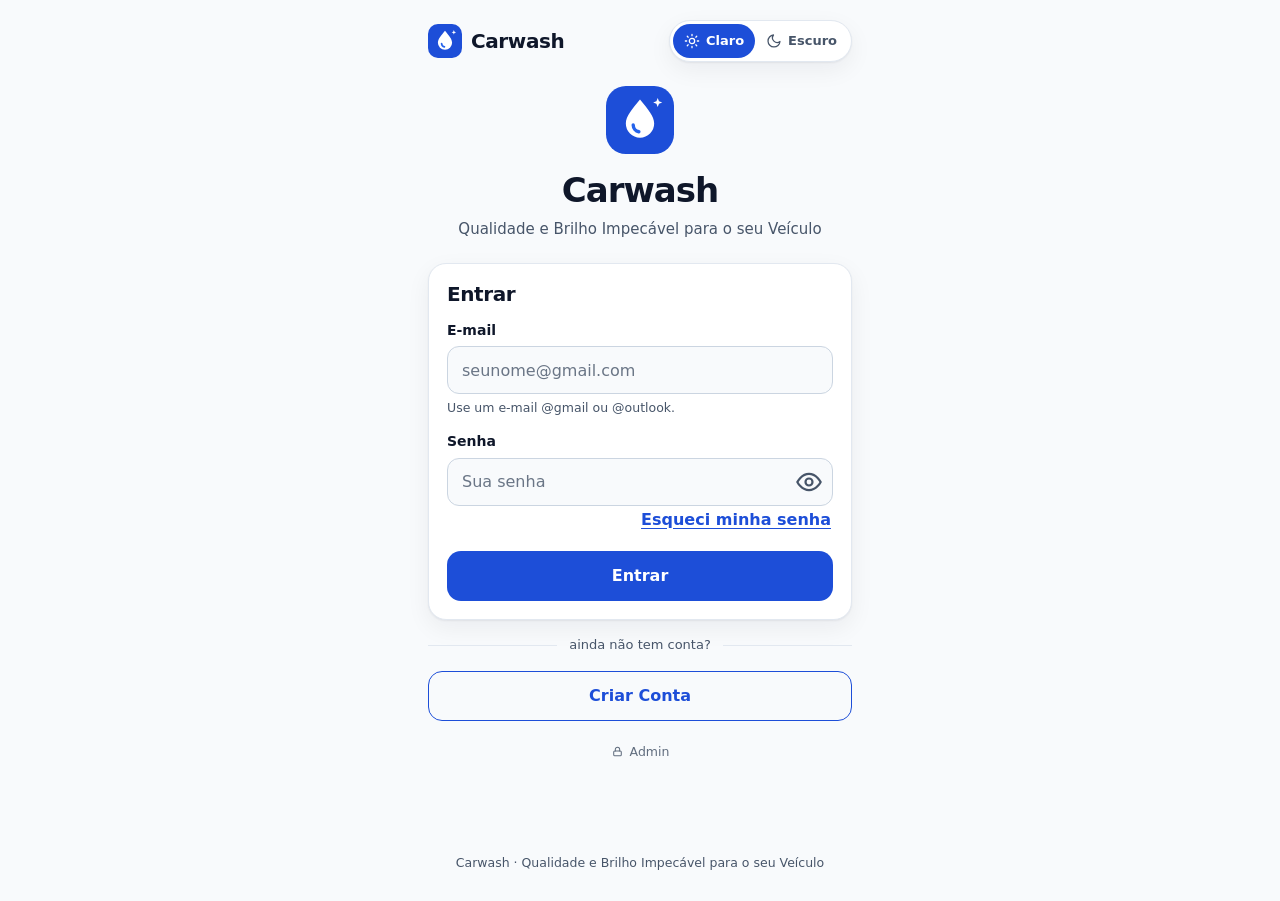
<file: paginas/local.html>
<!doctype html>
<html lang="pt-BR" data-theme="light">
<head>
<meta charset="utf-8">
<meta name="viewport" content="width=device-width,initial-scale=1,viewport-fit=cover">
<title>Local — Carwash</title>
<meta name="description" content="Carwash: agende a lavagem do seu carro ou moto em poucos toques.">
<meta name="theme-color" content="#F8FAFC">
<meta name="apple-mobile-web-app-capable" content="yes">
<!-- Tema claro/escuro: roda antes de tudo para a tela não piscar -->
<script src="../js/tema.js"></script>
<link rel="stylesheet" href="../css/estilo.css">
</head>
<body data-tela="unit">
<div id="app" class="app">
<header class="top">
  <div class="brand"><svg class="logo" viewBox="0 0 48 48" aria-hidden="true"><rect width="48" height="48" rx="14" style="fill:var(--primary)"/><path d="M24 9.5c5.6 7 10 11.6 10 17a10 10 0 0 1-20 0c0-5.4 4.4-10 10-17z" fill="#fff"/><path d="M19.2 27.5a5 5 0 0 0 4 4.8" fill="none" stroke="#2563EB" stroke-width="2.4" stroke-linecap="round"/><path d="M36.5 8.5l.9 2.3 2.3.9-2.3.9-.9 2.3-.9-2.3-2.3-.9 2.3-.9z" fill="#fff"/></svg><span>Carwash</span></div>
  <div class="theme" role="group" aria-label="Tema do aplicativo">
    <button type="button" data-act="theme" data-t="light" aria-pressed="true"><svg viewBox="0 0 24 24" fill="none" stroke="currentColor" stroke-width="1.9" stroke-linecap="round" stroke-linejoin="round" aria-hidden="true"><circle cx="12" cy="12" r="4"/><path d="M12 2v2M12 20v2M4.9 4.9l1.4 1.4M17.7 17.7l1.4 1.4M2 12h2M20 12h2M4.9 19.1l1.4-1.4M17.7 6.3l1.4-1.4"/></svg>Claro</button>
    <button type="button" data-act="theme" data-t="dark" aria-pressed="false"><svg viewBox="0 0 24 24" fill="none" stroke="currentColor" stroke-width="1.9" stroke-linecap="round" stroke-linejoin="round" aria-hidden="true"><path d="M21 12.8A9 9 0 1 1 11.2 3a7 7 0 0 0 9.8 9.8z"/></svg>Escuro</button>
  </div>
</header>

<main id="main" tabindex="-1">
<ol class="stepper" aria-label="Etapas do agendamento"><li class="done"><i></i>Veículo</li><li class="done"><i></i>Serviço</li><li class="now" aria-current="step"><i></i>Local</li><li class=""><i></i>Horário</li><li class=""><i></i>Pagar</li></ol>
<button class="linkbtn" data-act="go" data-to="services" style="display:inline-flex;align-items:center;gap:4px;text-decoration:none;margin:-4px 0 8px -6px"><svg width="18" height="18" viewBox="0 0 24 24" fill="none" stroke="currentColor" stroke-width="1.9" stroke-linecap="round" stroke-linejoin="round" aria-hidden="true"><path d="M15 18l-6-6 6-6"/></svg>Voltar</button>
<h1>Onde você quer lavar?</h1>
<p class="sub">Escolha a unidade mais conveniente.</p>
<div role="radiogroup" aria-label="Unidades" id="lista-unidades"></div>
<div style="margin-top:18px"><button class="btn primary" id="continuar" data-act="go" data-to="time" disabled>Continuar</button></div>
</main>

<footer class="foot"><button class="linkbtn" data-act="logout">Sair da conta</button><br>Carwash · Qualidade e Brilho Impecável para o seu Veículo</footer>

</div>
<div id="live" class="sr" aria-live="polite"></div>
<noscript><p style="padding:24px">O Carwash precisa de JavaScript para funcionar.</p></noscript>

<!-- Programação: os mesmos arquivos em todas as páginas; app.js sempre por último -->
<script src="../js/qrcode.js"></script>
<script src="../js/utilidades.js"></script>
<script src="../js/icones-e-logotipo.js"></script>
<script src="../js/config.js"></script>
<script src="../js/validacoes.js"></script>
<script src="../js/interface.js"></script>
<script src="../js/regras-de-negocio.js"></script>
<script src="../js/pix.js"></script>
<script src="../js/agenda-e-whatsapp.js"></script>
<script src="../js/telas-cliente.js"></script>
<script src="../js/painel-admin.js"></script>
<script src="../js/janelas.js"></script>
<script src="../js/navegacao.js"></script>
<script src="../js/eventos.js"></script>
<script src="../js/dados-demonstracao.js"></script>
<script src="../js/app.js"></script>
</body>
</html>
</file>
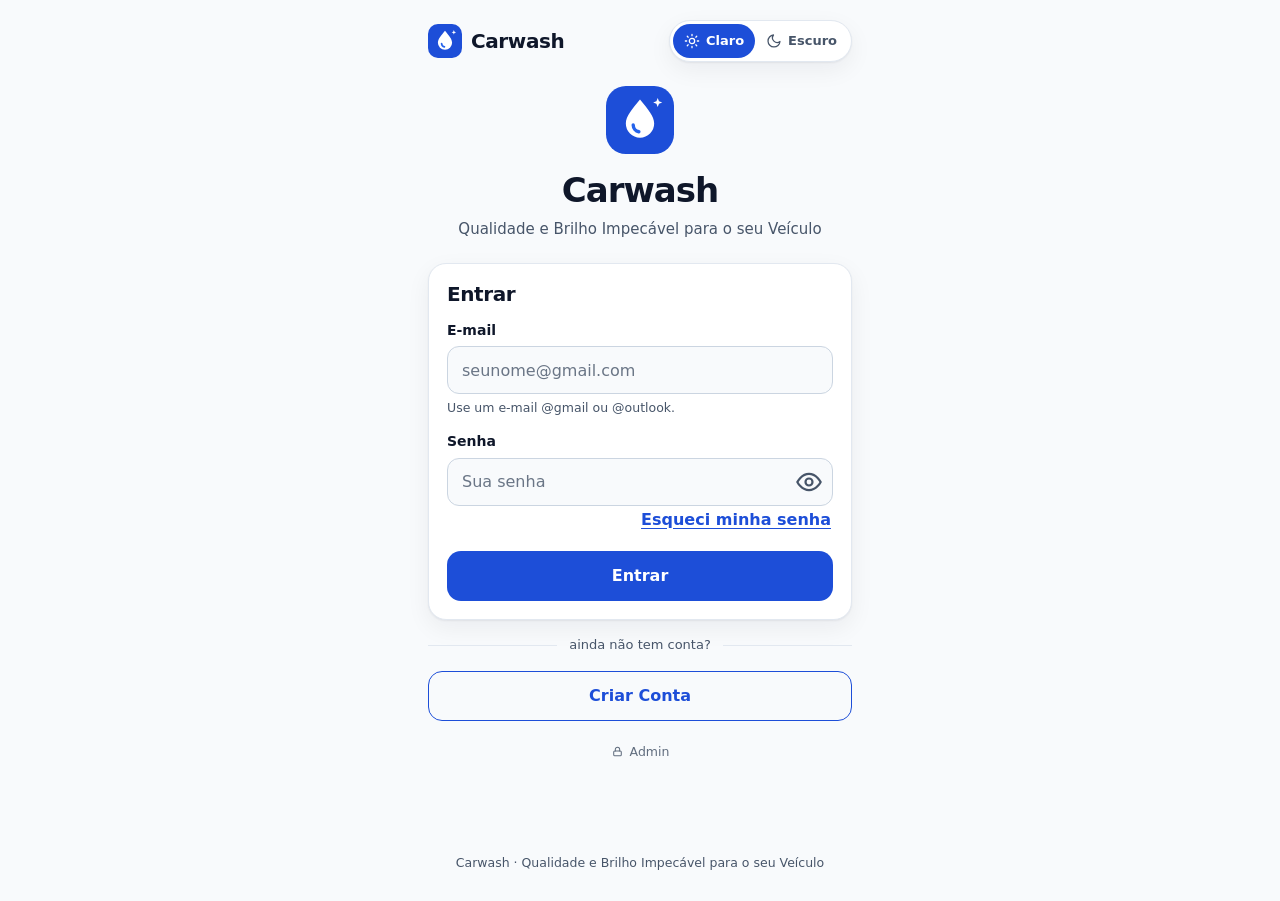
<file: paginas/login.html>
<!doctype html>
<html lang="pt-BR" data-theme="light">
<head>
<meta charset="utf-8">
<meta name="viewport" content="width=device-width,initial-scale=1,viewport-fit=cover">
<title>Entrar — Carwash</title>
<meta name="description" content="Carwash: agende a lavagem do seu carro ou moto em poucos toques.">
<meta name="theme-color" content="#F8FAFC">
<meta name="apple-mobile-web-app-capable" content="yes">
<!-- Tema claro/escuro: roda antes de tudo para a tela não piscar -->
<script src="../js/tema.js"></script>
<link rel="stylesheet" href="../css/estilo.css">
</head>
<body data-tela="login">
<div id="app" class="app">
<header class="top">
  <div class="brand"><svg class="logo" viewBox="0 0 48 48" aria-hidden="true"><rect width="48" height="48" rx="14" style="fill:var(--primary)"/><path d="M24 9.5c5.6 7 10 11.6 10 17a10 10 0 0 1-20 0c0-5.4 4.4-10 10-17z" fill="#fff"/><path d="M19.2 27.5a5 5 0 0 0 4 4.8" fill="none" stroke="#2563EB" stroke-width="2.4" stroke-linecap="round"/><path d="M36.5 8.5l.9 2.3 2.3.9-2.3.9-.9 2.3-.9-2.3-2.3-.9 2.3-.9z" fill="#fff"/></svg><span>Carwash</span></div>
  <div class="theme" role="group" aria-label="Tema do aplicativo">
    <button type="button" data-act="theme" data-t="light" aria-pressed="true"><svg viewBox="0 0 24 24" fill="none" stroke="currentColor" stroke-width="1.9" stroke-linecap="round" stroke-linejoin="round" aria-hidden="true"><circle cx="12" cy="12" r="4"/><path d="M12 2v2M12 20v2M4.9 4.9l1.4 1.4M17.7 17.7l1.4 1.4M2 12h2M20 12h2M4.9 19.1l1.4-1.4M17.7 6.3l1.4-1.4"/></svg>Claro</button>
    <button type="button" data-act="theme" data-t="dark" aria-pressed="false"><svg viewBox="0 0 24 24" fill="none" stroke="currentColor" stroke-width="1.9" stroke-linecap="round" stroke-linejoin="round" aria-hidden="true"><path d="M21 12.8A9 9 0 1 1 11.2 3a7 7 0 0 0 9.8 9.8z"/></svg>Escuro</button>
  </div>
</header>

<main id="main" tabindex="-1">
<div class="hero"><svg class="logo" viewBox="0 0 48 48" aria-hidden="true"><rect width="48" height="48" rx="14" style="fill:var(--primary)"/><path d="M24 9.5c5.6 7 10 11.6 10 17a10 10 0 0 1-20 0c0-5.4 4.4-10 10-17z" fill="#fff"/><path d="M19.2 27.5a5 5 0 0 0 4 4.8" fill="none" stroke="#2563EB" stroke-width="2.4" stroke-linecap="round"/><path d="M36.5 8.5l.9 2.3 2.3.9-2.3.9-.9 2.3-.9-2.3-2.3-.9 2.3-.9z" fill="#fff"/></svg><div class="wordmark">Carwash</div><p class="slogan">Qualidade e Brilho Impecável para o seu Veículo</p></div>
<form class="card stack" data-form="login" novalidate>
  <h1 style="font-size:20px;margin:0">Entrar</h1>
  <div class="field" data-f="email"><label for="email">E-mail</label><input id="email" name="email" type="email" placeholder="seunome@gmail.com" value="" aria-describedby="email-err" autocomplete="email" inputmode="email"><div class="hint">Use um e-mail @gmail ou @outlook.</div><div class="err" id="email-err" role="alert"></div></div>
  <div class="field" data-f="password"><label for="password">Senha</label><div class="pw"><input id="password" name="password" type="password" placeholder="Sua senha" value="" aria-describedby="password-err" autocomplete="current-password"><button type="button" class="eye" data-act="togglePw" data-target="password" aria-label="Mostrar senha"><svg viewBox="0 0 24 24" fill="none" stroke="currentColor" stroke-width="1.9" stroke-linecap="round" stroke-linejoin="round" aria-hidden="true"><path d="M2 12s3.5-7 10-7 10 7 10 7-3.5 7-10 7S2 12 2 12z"/><circle cx="12" cy="12" r="3"/></svg></button></div><div class="hint"></div><div class="err" id="password-err" role="alert"></div></div>
  <div style="text-align:right;margin-top:-4px"><button type="button" class="linkbtn" data-act="forgot">Esqueci minha senha</button></div>
  <button class="btn primary" type="submit">Entrar</button>
</form>
<div class="divider">ainda não tem conta?</div>
<button class="btn outline" data-act="go" data-to="register">Criar Conta</button>
<div class="center" style="margin-top:14px"><button class="admin-link" data-act="openAdmin"><svg viewBox="0 0 24 24" fill="none" stroke="currentColor" stroke-width="1.9" stroke-linecap="round" stroke-linejoin="round" aria-hidden="true"><rect x="5" y="11" width="14" height="9" rx="2"/><path d="M8 11V8a4 4 0 0 1 8 0v3"/></svg>Admin</button></div>
</main>

<footer class="foot">Carwash · Qualidade e Brilho Impecável para o seu Veículo</footer>
<!-- Janela: senha do administrador -->
<div class="overlay" data-act="closeModal" data-janela="admin" hidden>
  <form class="modal stack" data-form="admin" role="dialog" aria-modal="true" aria-labelledby="titulo-admin" novalidate>
    <h2 id="titulo-admin">Acesso restrito</h2>
    <p class="muted small">Área exclusiva da equipe Carwash.</p>
    <div class="field" data-f="apass"><label for="apass">Senha do administrador</label><div class="pw"><input id="apass" name="apass" type="password" placeholder="" value="" aria-describedby="apass-err" autocomplete="off"><button type="button" class="eye" data-act="togglePw" data-target="apass" aria-label="Mostrar senha"><svg viewBox="0 0 24 24" fill="none" stroke="currentColor" stroke-width="1.9" stroke-linecap="round" stroke-linejoin="round" aria-hidden="true"><path d="M2 12s3.5-7 10-7 10 7 10 7-3.5 7-10 7S2 12 2 12z"/><circle cx="12" cy="12" r="3"/></svg></button></div><div class="hint"></div><div class="err" id="apass-err" role="alert"></div></div>
    <div class="row2"><button type="button" class="btn ghost" data-act="closeModal">Cancelar</button><button class="btn primary" type="submit">Entrar</button></div>
  </form>
</div>

<!-- Janela: recuperar senha -->
<div class="overlay" data-act="closeModal" data-janela="forgot" hidden>
  <form class="modal stack" data-form="forgot" role="dialog" aria-modal="true" aria-labelledby="titulo-recuperar" novalidate>
    <h2 id="titulo-recuperar">Recuperar senha</h2>
    <p class="muted small">Informe seu e-mail para receber as instruções de redefinição.</p>
    <div class="field" data-f="femail"><label for="femail">E-mail</label><input id="femail" name="femail" type="email" placeholder="seunome@gmail.com" value="" aria-describedby="femail-err" inputmode="email"><div class="hint"></div><div class="err" id="femail-err" role="alert"></div></div>
    <p class="notice">Protótipo: nenhum e-mail é realmente enviado.</p>
    <div class="row2"><button type="button" class="btn ghost" data-act="closeModal">Fechar</button><button class="btn primary" type="submit">Enviar</button></div>
  </form>
</div>
</div>
<div id="live" class="sr" aria-live="polite"></div>
<noscript><p style="padding:24px">O Carwash precisa de JavaScript para funcionar.</p></noscript>

<!-- Programação: os mesmos arquivos em todas as páginas; app.js sempre por último -->
<script src="../js/qrcode.js"></script>
<script src="../js/utilidades.js"></script>
<script src="../js/icones-e-logotipo.js"></script>
<script src="../js/config.js"></script>
<script src="../js/validacoes.js"></script>
<script src="../js/interface.js"></script>
<script src="../js/regras-de-negocio.js"></script>
<script src="../js/pix.js"></script>
<script src="../js/agenda-e-whatsapp.js"></script>
<script src="../js/telas-cliente.js"></script>
<script src="../js/painel-admin.js"></script>
<script src="../js/janelas.js"></script>
<script src="../js/navegacao.js"></script>
<script src="../js/eventos.js"></script>
<script src="../js/dados-demonstracao.js"></script>
<script src="../js/app.js"></script>
</body>
</html>
</file>
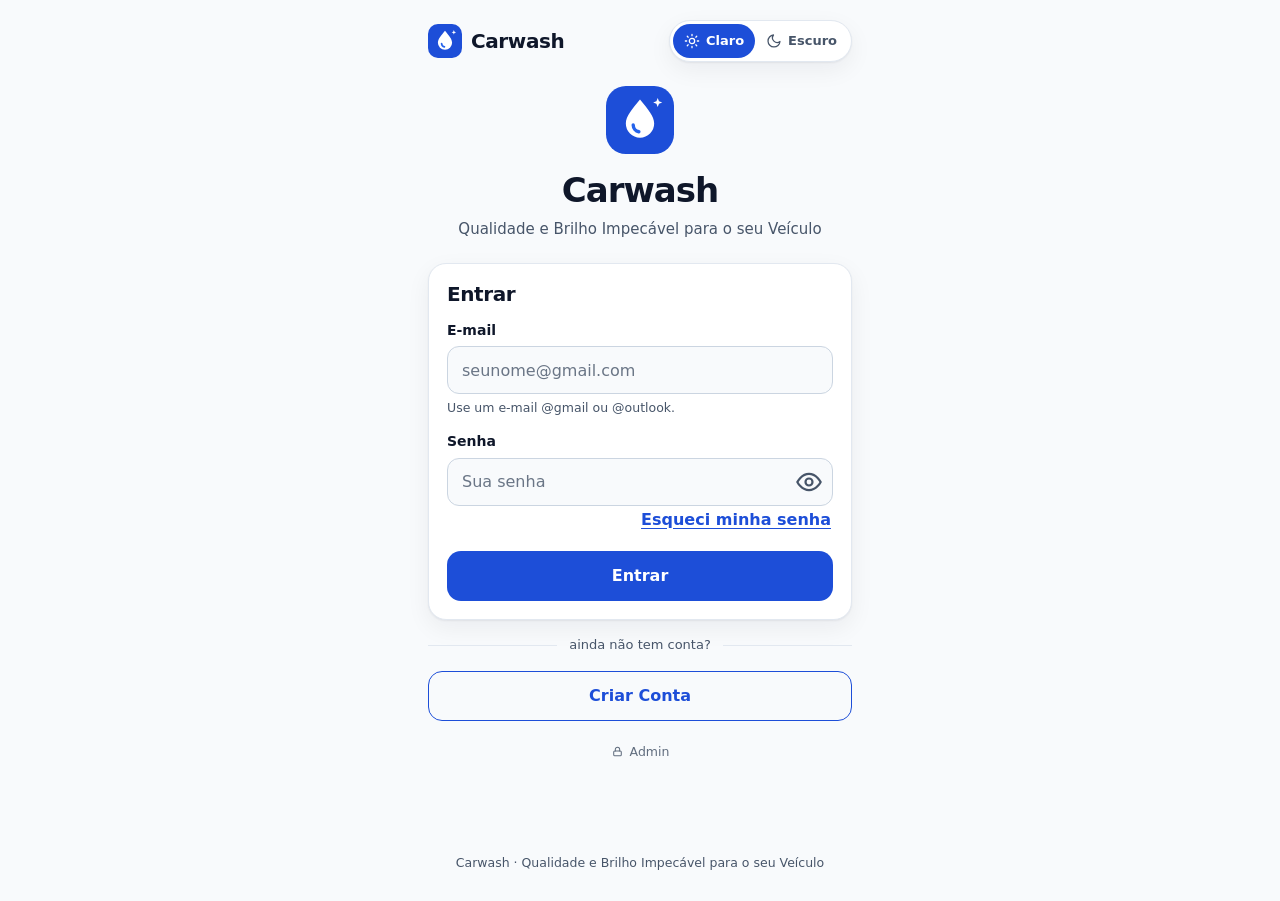
<file: paginas/pagamento.html>
<!doctype html>
<html lang="pt-BR" data-theme="light">
<head>
<meta charset="utf-8">
<meta name="viewport" content="width=device-width,initial-scale=1,viewport-fit=cover">
<title>Pagamento — Carwash</title>
<meta name="description" content="Carwash: agende a lavagem do seu carro ou moto em poucos toques.">
<meta name="theme-color" content="#F8FAFC">
<meta name="apple-mobile-web-app-capable" content="yes">
<!-- Tema claro/escuro: roda antes de tudo para a tela não piscar -->
<script src="../js/tema.js"></script>
<link rel="stylesheet" href="../css/estilo.css">
</head>
<body data-tela="checkout">
<div id="app" class="app">
<header class="top">
  <div class="brand"><svg class="logo" viewBox="0 0 48 48" aria-hidden="true"><rect width="48" height="48" rx="14" style="fill:var(--primary)"/><path d="M24 9.5c5.6 7 10 11.6 10 17a10 10 0 0 1-20 0c0-5.4 4.4-10 10-17z" fill="#fff"/><path d="M19.2 27.5a5 5 0 0 0 4 4.8" fill="none" stroke="#2563EB" stroke-width="2.4" stroke-linecap="round"/><path d="M36.5 8.5l.9 2.3 2.3.9-2.3.9-.9 2.3-.9-2.3-2.3-.9 2.3-.9z" fill="#fff"/></svg><span>Carwash</span></div>
  <div class="theme" role="group" aria-label="Tema do aplicativo">
    <button type="button" data-act="theme" data-t="light" aria-pressed="true"><svg viewBox="0 0 24 24" fill="none" stroke="currentColor" stroke-width="1.9" stroke-linecap="round" stroke-linejoin="round" aria-hidden="true"><circle cx="12" cy="12" r="4"/><path d="M12 2v2M12 20v2M4.9 4.9l1.4 1.4M17.7 17.7l1.4 1.4M2 12h2M20 12h2M4.9 19.1l1.4-1.4M17.7 6.3l1.4-1.4"/></svg>Claro</button>
    <button type="button" data-act="theme" data-t="dark" aria-pressed="false"><svg viewBox="0 0 24 24" fill="none" stroke="currentColor" stroke-width="1.9" stroke-linecap="round" stroke-linejoin="round" aria-hidden="true"><path d="M21 12.8A9 9 0 1 1 11.2 3a7 7 0 0 0 9.8 9.8z"/></svg>Escuro</button>
  </div>
</header>

<main id="main" tabindex="-1">
<ol class="stepper" aria-label="Etapas do agendamento"><li class="done"><i></i>Veículo</li><li class="done"><i></i>Serviço</li><li class="done"><i></i>Local</li><li class="done"><i></i>Horário</li><li class="now" aria-current="step"><i></i>Pagar</li></ol>
<button class="linkbtn" data-act="go" data-to="time" style="display:inline-flex;align-items:center;gap:4px;text-decoration:none;margin:-4px 0 8px -6px"><svg width="18" height="18" viewBox="0 0 24 24" fill="none" stroke="currentColor" stroke-width="1.9" stroke-linecap="round" stroke-linejoin="round" aria-hidden="true"><path d="M15 18l-6-6 6-6"/></svg>Voltar</button>
<h1>Como prefere pagar?</h1>
<p class="sub">Revise o pedido e escolha a forma de pagamento.</p>
<div id="resumo"></div>
<h2 style="font-size:16px;margin:20px 0 10px" id="paylbl">Forma de pagamento</h2>
<div role="radiogroup" aria-labelledby="paylbl">
  <div class="opt" role="radio" aria-checked="false" tabindex="0" data-act="selPay" data-id="pix"><span class="ico"><svg viewBox="0 0 24 24" fill="none" stroke="currentColor" stroke-width="1.9" stroke-linecap="round" stroke-linejoin="round" aria-hidden="true"><path d="M12 3l9 9-9 9-9-9z"/><path d="M8.5 12l3.5-3.5 3.5 3.5-3.5 3.5z"/></svg></span><span class="txt"><b>Pix Instantâneo</b><span>QR Code e Copia e Cola</span></span><span class="tick"><svg viewBox="0 0 24 24" fill="none" stroke="currentColor" stroke-width="1.9" stroke-linecap="round" stroke-linejoin="round" aria-hidden="true"><path d="M20 6L9 17l-5-5"/></svg></span></div>
  <div class="opt" role="radio" aria-checked="false" tabindex="0" data-act="selPay" data-id="cartao"><span class="ico"><svg viewBox="0 0 24 24" fill="none" stroke="currentColor" stroke-width="1.9" stroke-linecap="round" stroke-linejoin="round" aria-hidden="true"><rect x="2.5" y="5" width="19" height="14" rx="2.5"/><path d="M2.5 10h19M6 15h4"/></svg></span><span class="txt"><b>Cartão</b><span>Crédito ou débito</span></span><span class="tick"><svg viewBox="0 0 24 24" fill="none" stroke="currentColor" stroke-width="1.9" stroke-linecap="round" stroke-linejoin="round" aria-hidden="true"><path d="M20 6L9 17l-5-5"/></svg></span></div>
  <div class="opt" role="radio" aria-checked="false" tabindex="0" data-act="selPay" data-id="local"><span class="ico"><svg viewBox="0 0 24 24" fill="none" stroke="currentColor" stroke-width="1.9" stroke-linecap="round" stroke-linejoin="round" aria-hidden="true"><rect x="2.5" y="6" width="19" height="12" rx="2"/><circle cx="12" cy="12" r="2.6"/><path d="M6 9v.01M18 15v.01"/></svg></span><span class="txt"><b>Pagar no Local</b><span>Pague na unidade, no dia</span></span><span class="tick"><svg viewBox="0 0 24 24" fill="none" stroke="currentColor" stroke-width="1.9" stroke-linecap="round" stroke-linejoin="round" aria-hidden="true"><path d="M20 6L9 17l-5-5"/></svg></span></div>
</div>
<div style="margin-top:18px"><button class="btn primary" id="continuar" data-act="payGo" disabled>Continuar</button></div>
</main>

<footer class="foot"><button class="linkbtn" data-act="logout">Sair da conta</button><br>Carwash · Qualidade e Brilho Impecável para o seu Veículo</footer>

</div>
<div id="live" class="sr" aria-live="polite"></div>
<noscript><p style="padding:24px">O Carwash precisa de JavaScript para funcionar.</p></noscript>

<!-- Programação: os mesmos arquivos em todas as páginas; app.js sempre por último -->
<script src="../js/qrcode.js"></script>
<script src="../js/utilidades.js"></script>
<script src="../js/icones-e-logotipo.js"></script>
<script src="../js/config.js"></script>
<script src="../js/validacoes.js"></script>
<script src="../js/interface.js"></script>
<script src="../js/regras-de-negocio.js"></script>
<script src="../js/pix.js"></script>
<script src="../js/agenda-e-whatsapp.js"></script>
<script src="../js/telas-cliente.js"></script>
<script src="../js/painel-admin.js"></script>
<script src="../js/janelas.js"></script>
<script src="../js/navegacao.js"></script>
<script src="../js/eventos.js"></script>
<script src="../js/dados-demonstracao.js"></script>
<script src="../js/app.js"></script>
</body>
</html>
</file>
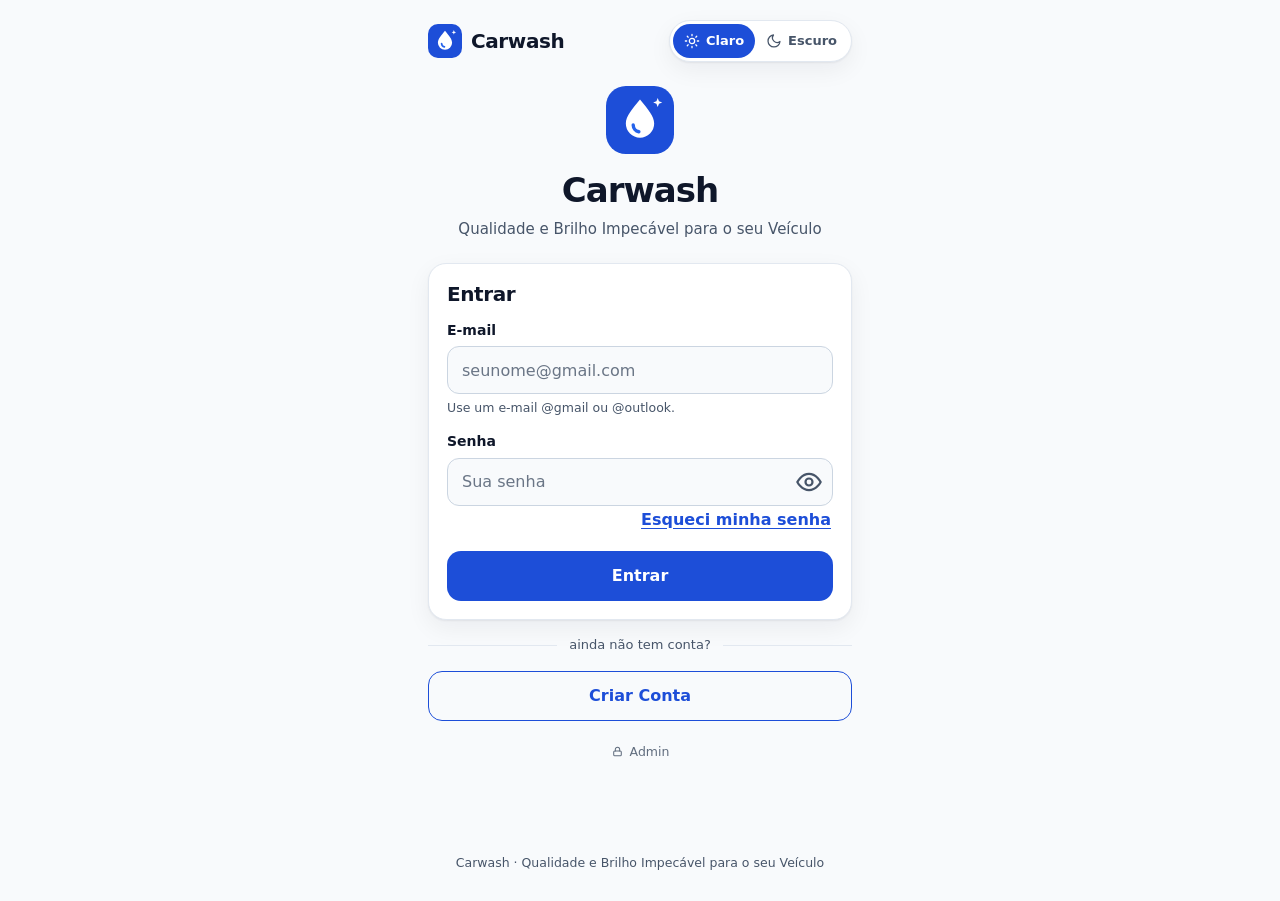
<file: paginas/pix.html>
<!doctype html>
<html lang="pt-BR" data-theme="light">
<head>
<meta charset="utf-8">
<meta name="viewport" content="width=device-width,initial-scale=1,viewport-fit=cover">
<title>Pix — Carwash</title>
<meta name="description" content="Carwash: agende a lavagem do seu carro ou moto em poucos toques.">
<meta name="theme-color" content="#F8FAFC">
<meta name="apple-mobile-web-app-capable" content="yes">
<!-- Tema claro/escuro: roda antes de tudo para a tela não piscar -->
<script src="../js/tema.js"></script>
<link rel="stylesheet" href="../css/estilo.css">
</head>
<body data-tela="pix">
<div id="app" class="app">
<header class="top">
  <div class="brand"><svg class="logo" viewBox="0 0 48 48" aria-hidden="true"><rect width="48" height="48" rx="14" style="fill:var(--primary)"/><path d="M24 9.5c5.6 7 10 11.6 10 17a10 10 0 0 1-20 0c0-5.4 4.4-10 10-17z" fill="#fff"/><path d="M19.2 27.5a5 5 0 0 0 4 4.8" fill="none" stroke="#2563EB" stroke-width="2.4" stroke-linecap="round"/><path d="M36.5 8.5l.9 2.3 2.3.9-2.3.9-.9 2.3-.9-2.3-2.3-.9 2.3-.9z" fill="#fff"/></svg><span>Carwash</span></div>
  <div class="theme" role="group" aria-label="Tema do aplicativo">
    <button type="button" data-act="theme" data-t="light" aria-pressed="true"><svg viewBox="0 0 24 24" fill="none" stroke="currentColor" stroke-width="1.9" stroke-linecap="round" stroke-linejoin="round" aria-hidden="true"><circle cx="12" cy="12" r="4"/><path d="M12 2v2M12 20v2M4.9 4.9l1.4 1.4M17.7 17.7l1.4 1.4M2 12h2M20 12h2M4.9 19.1l1.4-1.4M17.7 6.3l1.4-1.4"/></svg>Claro</button>
    <button type="button" data-act="theme" data-t="dark" aria-pressed="false"><svg viewBox="0 0 24 24" fill="none" stroke="currentColor" stroke-width="1.9" stroke-linecap="round" stroke-linejoin="round" aria-hidden="true"><path d="M21 12.8A9 9 0 1 1 11.2 3a7 7 0 0 0 9.8 9.8z"/></svg>Escuro</button>
  </div>
</header>

<main id="main" tabindex="-1">
<button class="linkbtn" data-act="go" data-to="checkout" style="display:inline-flex;align-items:center;gap:4px;text-decoration:none;margin:-4px 0 8px -6px"><svg width="18" height="18" viewBox="0 0 24 24" fill="none" stroke="currentColor" stroke-width="1.9" stroke-linecap="round" stroke-linejoin="round" aria-hidden="true"><path d="M15 18l-6-6 6-6"/></svg>Voltar</button>
<h1>Pix Instantâneo</h1>
<p class="sub">Escaneie o QR Code no app do seu banco ou use o Copia e Cola.</p>
<div class="card center">
  <div class="muted small">Valor a pagar</div>
  <div style="font-size:30px;font-weight:800;letter-spacing:-.02em;margin-bottom:12px" id="valor-pix"></div>
  <div class="qr" id="qr"></div>
  <div class="timer" aria-live="off"><svg viewBox="0 0 24 24" fill="none" stroke="currentColor" stroke-width="1.9" stroke-linecap="round" stroke-linejoin="round" aria-hidden="true"><circle cx="12" cy="12" r="9"/><path d="M12 7v5l3 2"/></svg><span>Expira em <b id="pixTimer">--:--</b></span></div>
  <div class="bar" aria-hidden="true"><span id="pixBar" style="width:100%"></span></div>
</div>
<div class="card stack" style="margin-top:14px">
  <label for="copia" style="font-weight:600;font-size:14px">Pix Copia e Cola</label>
  <textarea id="copia" class="copybox" readonly></textarea>
  <button class="btn outline" data-act="copyPix"><svg viewBox="0 0 24 24" fill="none" stroke="currentColor" stroke-width="1.9" stroke-linecap="round" stroke-linejoin="round" aria-hidden="true"><rect x="9" y="9" width="11" height="11" rx="2"/><path d="M5 15V6a2 2 0 0 1 2-2h9"/></svg>Copiar código</button>
</div>
<p class="notice" style="margin:14px 0">Ambiente de demonstração: o código usa uma chave fictícia e nenhuma cobrança real é feita. Use o botão abaixo para simular a confirmação do pagamento.</p>
<button class="btn primary" id="simPix" data-act="simPix">Simular pagamento aprovado</button>
<button class="btn ghost" id="newPix" data-act="newPix" style="margin-top:10px;display:none">Gerar novo código Pix</button>
</main>

<footer class="foot"><button class="linkbtn" data-act="logout">Sair da conta</button><br>Carwash · Qualidade e Brilho Impecável para o seu Veículo</footer>

</div>
<div id="live" class="sr" aria-live="polite"></div>
<noscript><p style="padding:24px">O Carwash precisa de JavaScript para funcionar.</p></noscript>

<!-- Programação: os mesmos arquivos em todas as páginas; app.js sempre por último -->
<script src="../js/qrcode.js"></script>
<script src="../js/utilidades.js"></script>
<script src="../js/icones-e-logotipo.js"></script>
<script src="../js/config.js"></script>
<script src="../js/validacoes.js"></script>
<script src="../js/interface.js"></script>
<script src="../js/regras-de-negocio.js"></script>
<script src="../js/pix.js"></script>
<script src="../js/agenda-e-whatsapp.js"></script>
<script src="../js/telas-cliente.js"></script>
<script src="../js/painel-admin.js"></script>
<script src="../js/janelas.js"></script>
<script src="../js/navegacao.js"></script>
<script src="../js/eventos.js"></script>
<script src="../js/dados-demonstracao.js"></script>
<script src="../js/app.js"></script>
</body>
</html>
</file>
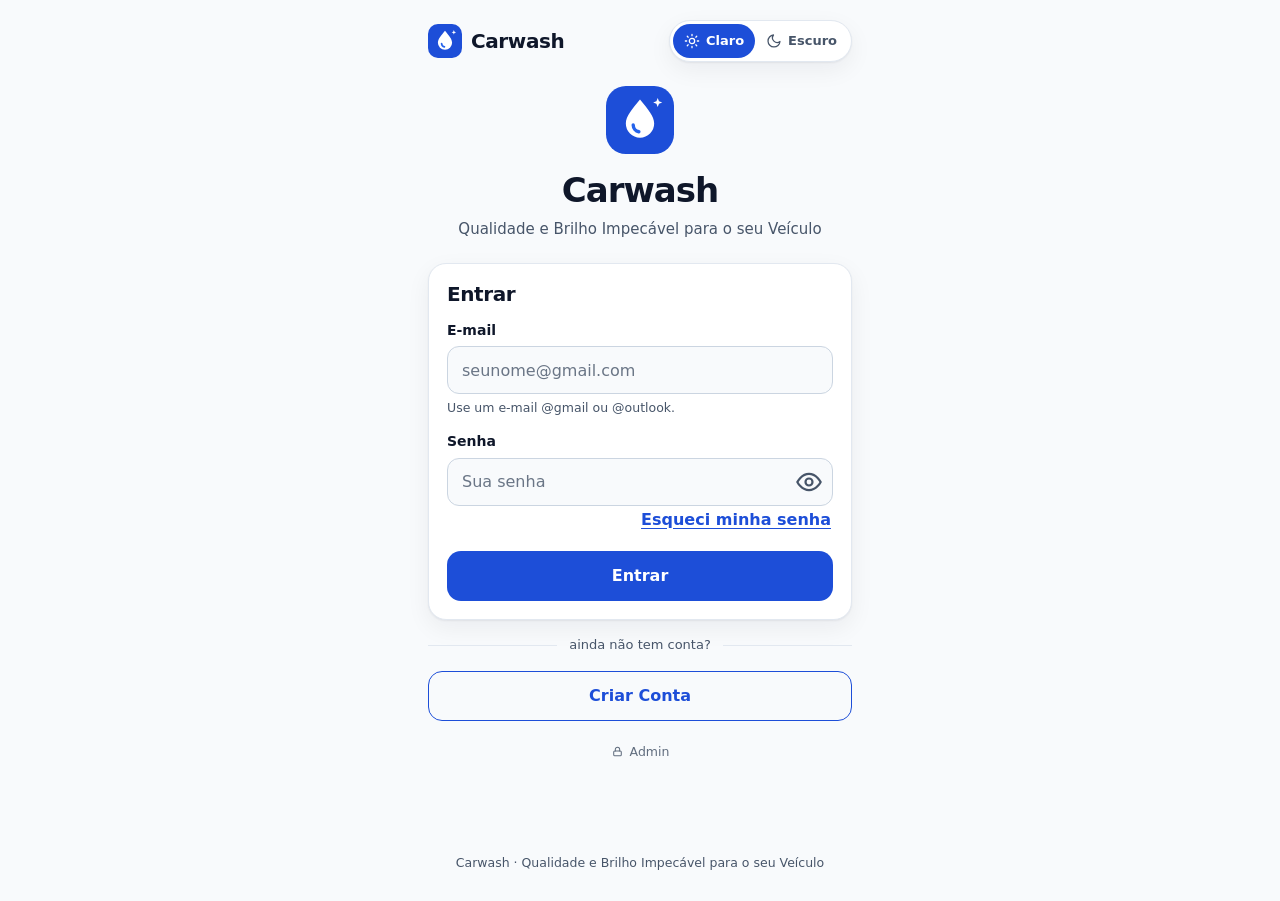
<file: paginas/servicos.html>
<!doctype html>
<html lang="pt-BR" data-theme="light">
<head>
<meta charset="utf-8">
<meta name="viewport" content="width=device-width,initial-scale=1,viewport-fit=cover">
<title>Serviços — Carwash</title>
<meta name="description" content="Carwash: agende a lavagem do seu carro ou moto em poucos toques.">
<meta name="theme-color" content="#F8FAFC">
<meta name="apple-mobile-web-app-capable" content="yes">
<!-- Tema claro/escuro: roda antes de tudo para a tela não piscar -->
<script src="../js/tema.js"></script>
<link rel="stylesheet" href="../css/estilo.css">
</head>
<body data-tela="services">
<div id="app" class="app">
<header class="top">
  <div class="brand"><svg class="logo" viewBox="0 0 48 48" aria-hidden="true"><rect width="48" height="48" rx="14" style="fill:var(--primary)"/><path d="M24 9.5c5.6 7 10 11.6 10 17a10 10 0 0 1-20 0c0-5.4 4.4-10 10-17z" fill="#fff"/><path d="M19.2 27.5a5 5 0 0 0 4 4.8" fill="none" stroke="#2563EB" stroke-width="2.4" stroke-linecap="round"/><path d="M36.5 8.5l.9 2.3 2.3.9-2.3.9-.9 2.3-.9-2.3-2.3-.9 2.3-.9z" fill="#fff"/></svg><span>Carwash</span></div>
  <div class="theme" role="group" aria-label="Tema do aplicativo">
    <button type="button" data-act="theme" data-t="light" aria-pressed="true"><svg viewBox="0 0 24 24" fill="none" stroke="currentColor" stroke-width="1.9" stroke-linecap="round" stroke-linejoin="round" aria-hidden="true"><circle cx="12" cy="12" r="4"/><path d="M12 2v2M12 20v2M4.9 4.9l1.4 1.4M17.7 17.7l1.4 1.4M2 12h2M20 12h2M4.9 19.1l1.4-1.4M17.7 6.3l1.4-1.4"/></svg>Claro</button>
    <button type="button" data-act="theme" data-t="dark" aria-pressed="false"><svg viewBox="0 0 24 24" fill="none" stroke="currentColor" stroke-width="1.9" stroke-linecap="round" stroke-linejoin="round" aria-hidden="true"><path d="M21 12.8A9 9 0 1 1 11.2 3a7 7 0 0 0 9.8 9.8z"/></svg>Escuro</button>
  </div>
</header>

<main id="main" tabindex="-1">
<ol class="stepper" aria-label="Etapas do agendamento"><li class="done"><i></i>Veículo</li><li class="now" aria-current="step"><i></i>Serviço</li><li class=""><i></i>Local</li><li class=""><i></i>Horário</li><li class=""><i></i>Pagar</li></ol>
<button class="linkbtn" data-act="go" data-to="garage" style="display:inline-flex;align-items:center;gap:4px;text-decoration:none;margin:-4px 0 8px -6px"><svg width="18" height="18" viewBox="0 0 24 24" fill="none" stroke="currentColor" stroke-width="1.9" stroke-linecap="round" stroke-linejoin="round" aria-hidden="true"><path d="M15 18l-6-6 6-6"/></svg>Voltar</button>
<h1>Olá <span data-nome></span>, gostaria de lavar o veículo de qual maneira?</h1>
<p class="sub"><span id="veiculo-modelo"></span> · <span class="plate" id="veiculo-placa"></span></p>
<div class="svc">
  <table>
    <caption class="sr">Tabela de serviços e valores</caption>
    <thead><tr><th scope="col"><span class="sr">Selecionar</span></th><th scope="col">Serviço</th><th scope="col" style="text-align:right">Valor</th></tr></thead>
    <tbody id="lista-servicos"></tbody>
  </table>
</div>
<div style="margin-top:18px"><button class="btn primary" id="continuar" data-act="go" data-to="unit" disabled>Continuar</button></div>
</main>

<footer class="foot"><button class="linkbtn" data-act="logout">Sair da conta</button><br>Carwash · Qualidade e Brilho Impecável para o seu Veículo</footer>

</div>
<div id="live" class="sr" aria-live="polite"></div>
<noscript><p style="padding:24px">O Carwash precisa de JavaScript para funcionar.</p></noscript>

<!-- Programação: os mesmos arquivos em todas as páginas; app.js sempre por último -->
<script src="../js/qrcode.js"></script>
<script src="../js/utilidades.js"></script>
<script src="../js/icones-e-logotipo.js"></script>
<script src="../js/config.js"></script>
<script src="../js/validacoes.js"></script>
<script src="../js/interface.js"></script>
<script src="../js/regras-de-negocio.js"></script>
<script src="../js/pix.js"></script>
<script src="../js/agenda-e-whatsapp.js"></script>
<script src="../js/telas-cliente.js"></script>
<script src="../js/painel-admin.js"></script>
<script src="../js/janelas.js"></script>
<script src="../js/navegacao.js"></script>
<script src="../js/eventos.js"></script>
<script src="../js/dados-demonstracao.js"></script>
<script src="../js/app.js"></script>
</body>
</html>
</file>
<file: css/estilo.css>
/* Carwash (protótipo) — todo o visual: cores do modo claro/escuro, cartões, botões, telas e painel admin. */
:root{
  --font:Inter,"Segoe UI",Roboto,system-ui,-apple-system,"Helvetica Neue",Arial,sans-serif;
  --bg:#F8FAFC;--surface:#FFFFFF;--surface2:#F1F5F9;--text:#0F172A;--muted:#475569;
  --border:#E2E8F0;--border-strong:#CBD5E1;
  --primary:#1D4ED8;--primary-hover:#1E40AF;--primary-ink:#FFFFFF;--primary-soft:#DBEAFE;--link:#1D4ED8;
  --ok:#15803D;--ok-soft:#DCFCE7;--warn:#B45309;--warn-soft:#FEF3C7;--info:#1D4ED8;--info-soft:#DBEAFE;--bad:#B91C1C;--bad-soft:#FEE2E2;
  --shadow:0 1px 2px rgba(15,23,42,.06),0 8px 24px rgba(15,23,42,.06);--ring:rgba(37,99,235,.35);
}
[data-theme="dark"]{
  --bg:#0F172A;--surface:#1E293B;--surface2:#172033;--text:#F1F5F9;--muted:#A3B1C6;
  --border:#334155;--border-strong:#475569;
  --primary:#2563EB;--primary-hover:#3B82F6;--primary-ink:#FFFFFF;--primary-soft:#1E3A8A;--link:#7DB1FF;
  --ok:#4ADE80;--ok-soft:#14532D;--warn:#FBBF24;--warn-soft:#422006;--info:#93C5FD;--info-soft:#1E3A8A;--bad:#F87171;--bad-soft:#450A0A;
  --shadow:0 1px 2px rgba(0,0,0,.4),0 8px 24px rgba(0,0,0,.35);--ring:rgba(96,165,250,.45);
}
*{box-sizing:border-box}
html{-webkit-text-size-adjust:100%}
body{margin:0;background:var(--bg);color:var(--text);font-family:var(--font);font-size:16px;line-height:1.45;-webkit-font-smoothing:antialiased;transition:background .2s,color .2s}
button,input,select,textarea{font:inherit;color:inherit}
h1,h2,h3,p{margin:0}
a{color:var(--link)}
.app{max-width:460px;margin:0 auto;padding:14px 18px 28px;min-height:100vh;display:flex;flex-direction:column}
.app.wide{max-width:1240px;padding:18px 24px 40px}
main{flex:1;outline:none}
:focus-visible{outline:3px solid var(--ring);outline-offset:2px;border-radius:8px}
.sr{position:absolute;width:1px;height:1px;overflow:hidden;clip:rect(0 0 0 0);white-space:nowrap}

/* header */
.top{display:flex;align-items:center;justify-content:space-between;gap:10px;padding:6px 0 14px}
.brand{display:flex;align-items:center;gap:9px;font-weight:800;font-size:20px;letter-spacing:-.02em}
.logo{width:34px;height:34px;flex:none}
.theme{display:inline-flex;background:var(--surface);border:1px solid var(--border);border-radius:999px;padding:3px;box-shadow:var(--shadow)}
.theme button{display:inline-flex;align-items:center;gap:6px;border:0;background:transparent;color:var(--muted);padding:7px 11px;border-radius:999px;font-size:13px;font-weight:600;cursor:pointer;min-height:34px}
.theme button[aria-pressed="true"]{background:var(--primary);color:var(--primary-ink)}
.theme svg{width:16px;height:16px}

/* typography */
h1{font-size:24px;line-height:1.2;letter-spacing:-.02em;font-weight:800;margin-bottom:6px}
.sub{color:var(--muted);margin-bottom:18px}
.eyebrow{font-size:12px;font-weight:700;letter-spacing:.08em;text-transform:uppercase;color:var(--link);margin-bottom:6px}
.muted{color:var(--muted)}
small,.small{font-size:13px}

/* hero */
.hero{text-align:center;padding:10px 0 22px}
.hero .logo{width:68px;height:68px;margin:0 auto 12px;display:block}
.hero .wordmark{font-size:34px;font-weight:800;letter-spacing:-.03em}
.hero .slogan{color:var(--muted);margin-top:4px;font-size:15px}

/* cards & forms */
.card{background:var(--surface);border:1px solid var(--border);border-radius:18px;padding:18px;box-shadow:var(--shadow)}
.stack>*+*{margin-top:14px}
.field label{display:block;font-weight:600;font-size:14px;margin-bottom:6px}
.field input,.field select{width:100%;height:48px;padding:0 14px;border:1.5px solid var(--border-strong);border-radius:12px;background:var(--bg);color:var(--text)}
[data-theme="dark"] .field input,[data-theme="dark"] .field select{background:var(--surface2)}
.field input::placeholder{color:var(--muted);opacity:.8}
.field input:focus{outline:none;border-color:var(--primary);box-shadow:0 0 0 4px var(--ring)}
.field .hint{font-size:12.5px;color:var(--muted);margin-top:5px}
.field .hint:empty{display:none}
.field .err{font-size:13px;color:var(--bad);margin-top:5px;font-weight:600}
.field .err:empty{display:none}
.field.invalid input{border-color:var(--bad)}
.formerr{background:var(--bad-soft);color:var(--bad);border:1px solid var(--bad);border-radius:12px;padding:10px 12px;font-weight:600;font-size:14px}
.formerr:empty{display:none}
.pw{position:relative}
.pw input{padding-right:48px}
.pw .eye{position:absolute;right:4px;top:4px;width:40px;height:40px;border:0;background:transparent;color:var(--muted);cursor:pointer;display:grid;place-items:center;border-radius:10px}
.row2{display:grid;grid-template-columns:1fr 1fr;gap:12px}
.rules{list-style:none;padding:0;margin:8px 0 0;display:grid;grid-template-columns:1fr 1fr;gap:4px 10px;font-size:12.5px;color:var(--muted)}
.rules li{display:flex;gap:6px;align-items:center}
.rules li .dot{width:16px;height:16px;border-radius:50%;border:1.5px solid var(--border-strong);display:grid;place-items:center;flex:none}
.rules li.ok{color:var(--ok);font-weight:600}
.rules li.ok .dot{background:var(--ok);border-color:var(--ok);color:var(--bg)}
.rules li .dot svg{width:10px;height:10px;opacity:0}
.rules li.ok .dot svg{opacity:1}

/* buttons */
.btn{display:inline-flex;align-items:center;justify-content:center;gap:8px;min-height:50px;padding:0 20px;border-radius:14px;border:1.5px solid transparent;font-weight:700;font-size:16px;cursor:pointer;width:100%;text-decoration:none;transition:background .15s,transform .05s}
.btn:active{transform:scale(.99)}
.btn.primary{background:var(--primary);color:var(--primary-ink)}
.btn.primary:hover{background:var(--primary-hover)}
.btn.outline{background:transparent;border-color:var(--primary);color:var(--link)}
.btn.ghost{background:var(--surface2);color:var(--text);border-color:var(--border)}
.btn.wa{background:#128C4A;color:#fff}
.btn[disabled]{opacity:.5;cursor:not-allowed}
.btn svg{width:20px;height:20px}
.btn.sm{min-height:38px;font-size:14px;padding:0 14px;width:auto;border-radius:10px}
.linkbtn{background:none;border:0;padding:6px 2px;color:var(--link);font-weight:600;cursor:pointer;text-decoration:underline;text-underline-offset:3px}
.center{text-align:center}
.divider{display:flex;align-items:center;gap:12px;color:var(--muted);font-size:13px;margin:16px 0}
.divider::before,.divider::after{content:"";flex:1;height:1px;background:var(--border)}
.admin-link{display:inline-flex;align-items:center;gap:6px;color:var(--muted);font-size:12.5px;background:none;border:0;cursor:pointer;padding:8px;opacity:.85}
.admin-link svg{width:13px;height:13px}

/* stepper */
.stepper{display:grid;grid-template-columns:repeat(5,1fr);gap:6px;margin:2px 0 18px;list-style:none;padding:0}
.stepper li{font-size:11px;font-weight:600;color:var(--muted);text-align:center}
.stepper li i{display:block;height:5px;border-radius:5px;background:var(--border);margin-bottom:5px}
.stepper li.done i,.stepper li.now i{background:var(--primary)}
.stepper li.now{color:var(--link)}

/* option cards */
.seg{display:grid;grid-template-columns:1fr 1fr;gap:10px}
.seg button{display:flex;flex-direction:column;align-items:center;gap:6px;padding:14px 8px;background:var(--surface);border:1.5px solid var(--border-strong);border-radius:14px;cursor:pointer;font-weight:700;color:var(--text)}
.seg button svg{width:30px;height:30px;color:var(--muted)}
.seg button[aria-checked="true"]{border-color:var(--primary);background:var(--primary-soft);color:var(--text)}
.seg button[aria-checked="true"] svg{color:var(--link)}
.chips{display:flex;flex-wrap:wrap;gap:8px}
.chip{padding:9px 16px;border-radius:999px;border:1.5px solid var(--border-strong);background:var(--surface);cursor:pointer;font-weight:600;font-size:14px;min-height:40px}
.chip[aria-checked="true"]{background:var(--primary);border-color:var(--primary);color:var(--primary-ink)}
.opt{display:flex;align-items:center;gap:12px;padding:14px;border:1.5px solid var(--border-strong);border-radius:14px;background:var(--surface);cursor:pointer;width:100%;text-align:left}
.opt+.opt{margin-top:10px}
.opt.sel{border-color:var(--primary);background:var(--primary-soft)}
.opt .ico{width:40px;height:40px;border-radius:12px;background:var(--surface2);display:grid;place-items:center;flex:none;color:var(--link)}
.opt.sel .ico{background:var(--surface)}
.opt .ico svg{width:22px;height:22px}
.opt .txt{flex:1;min-width:0}
.opt .txt b{display:block}
.opt .txt span{display:block;color:var(--muted);font-size:13px}
.opt .tick{width:22px;height:22px;border-radius:50%;border:2px solid var(--border-strong);flex:none;display:grid;place-items:center;color:var(--primary-ink)}
.opt.sel .tick{background:var(--primary);border-color:var(--primary)}
.opt .tick svg{width:12px;height:12px;opacity:0}
.opt.sel .tick svg{opacity:1}
.plate{font-family:ui-monospace,SFMono-Regular,Menlo,Consolas,monospace;font-weight:700;letter-spacing:.08em;border:1.5px solid var(--text);border-top:6px solid #1D4ED8;border-radius:6px;padding:1px 8px;font-size:14px;background:#fff;color:#0F172A;white-space:nowrap}
.iconbtn{border:0;background:transparent;color:var(--muted);width:36px;height:36px;border-radius:10px;cursor:pointer;display:grid;place-items:center}
.iconbtn svg{width:18px;height:18px}

/* services table */
table{border-collapse:collapse;width:100%}
.svc{border:1px solid var(--border);border-radius:16px;overflow:hidden;background:var(--surface);box-shadow:var(--shadow)}
.svc th{font-size:12px;text-transform:uppercase;letter-spacing:.06em;color:var(--muted);text-align:left;padding:10px 14px;background:var(--surface2)}
.svc td{padding:14px;border-top:1px solid var(--border);vertical-align:middle}
.svc tr[data-act]{cursor:pointer}
.svc tr.sel td{background:var(--primary-soft)}
.svc td.pr{text-align:right;font-weight:800;white-space:nowrap}
.svc td small{display:block;color:var(--muted);font-weight:400}
.svc input[type=radio]{width:20px;height:20px;accent-color:var(--primary)}

/* slots */
.dates{display:flex;gap:8px;overflow-x:auto;padding:2px 2px 8px;margin:0 -2px}
.date{flex:none;width:62px;padding:9px 0;border-radius:14px;border:1.5px solid var(--border-strong);background:var(--surface);cursor:pointer;text-align:center}
.date small{display:block;text-transform:uppercase;font-size:11px;color:var(--muted);font-weight:700}
.date b{font-size:18px}
.date[aria-pressed="true"]{background:var(--primary);border-color:var(--primary);color:var(--primary-ink)}
.date[aria-pressed="true"] small{color:var(--primary-ink)}
.date[disabled]{opacity:.45;cursor:not-allowed}
.slots{display:grid;grid-template-columns:repeat(3,1fr);gap:10px}
.slot{min-height:48px;border-radius:12px;border:1.5px solid var(--border-strong);background:var(--surface);font-weight:700;cursor:pointer;display:flex;flex-direction:column;align-items:center;justify-content:center;line-height:1.1}
.slot small{font-size:10.5px;font-weight:600;color:var(--muted)}
.slot[aria-pressed="true"]{background:var(--primary);border-color:var(--primary);color:var(--primary-ink)}
.slot[disabled]{background:var(--surface2);color:var(--muted);text-decoration:line-through;cursor:not-allowed;border-style:dashed}
.slot[disabled] small{text-decoration:none}

/* summary */
.sum{display:grid;gap:10px}
.sum div{display:flex;justify-content:space-between;gap:14px;font-size:15px}
.sum div span:first-child{color:var(--muted)}
.sum div span:last-child{font-weight:600;text-align:right}
.sum .total{border-top:1px dashed var(--border-strong);padding-top:12px;font-size:18px}
.sum .total span:last-child{font-weight:800;color:var(--link)}

/* pix */
.qr{width:224px;height:224px;margin:0 auto;border-radius:16px;overflow:hidden;border:1px solid var(--border);background:#fff}
.qr svg{display:block;width:100%;height:100%}
.qr.expired{opacity:.15;filter:blur(2px)}
.timer{display:flex;align-items:center;justify-content:center;gap:8px;font-weight:700;margin:14px 0 6px;font-variant-numeric:tabular-nums}
.timer svg{width:18px;height:18px;color:var(--link)}
.bar{height:6px;background:var(--border);border-radius:6px;overflow:hidden}
.bar span{display:block;height:100%;background:var(--primary);border-radius:6px}
.copybox{width:100%;min-height:104px;resize:none;border:1.5px solid var(--border-strong);border-radius:12px;background:var(--surface2);padding:10px 12px;font-family:ui-monospace,Menlo,Consolas,monospace;font-size:12px;color:var(--text);word-break:break-all}
.notice{font-size:12.5px;color:var(--muted);background:var(--surface2);border:1px dashed var(--border-strong);border-radius:12px;padding:10px 12px}

/* confirm */
.okmark{width:76px;height:76px;border-radius:50%;background:var(--ok-soft);color:var(--ok);display:grid;place-items:center;margin:4px auto 14px}
.okmark svg{width:38px;height:38px}
.code{display:inline-block;font-family:ui-monospace,Menlo,Consolas,monospace;font-weight:800;letter-spacing:.12em;background:var(--primary-soft);color:var(--text);padding:5px 12px;border-radius:10px}

/* toast / modal */
.toast{position:fixed;left:50%;bottom:22px;transform:translateX(-50%);background:var(--text);color:var(--bg);padding:12px 18px;border-radius:12px;font-weight:600;font-size:14px;box-shadow:var(--shadow);z-index:60;max-width:92vw}
.overlay{position:fixed;inset:0;background:rgba(2,6,23,.55);display:grid;place-items:center;padding:18px;z-index:50}
.modal{background:var(--surface);border:1px solid var(--border);border-radius:20px;padding:22px;width:100%;max-width:400px;box-shadow:var(--shadow)}
.modal h2{font-size:20px;margin-bottom:6px}

footer.foot{padding:22px 0 0;text-align:center;color:var(--muted);font-size:12.5px}
footer.foot .linkbtn{font-size:13px}

/* admin */
.adm-head{display:flex;flex-wrap:wrap;justify-content:space-between;align-items:flex-end;gap:12px;margin-bottom:18px}
.live{display:inline-flex;align-items:center;gap:7px;font-size:12.5px;color:var(--muted);font-weight:600}
.live i{width:9px;height:9px;border-radius:50%;background:var(--ok);box-shadow:0 0 0 0 rgba(34,197,94,.6);animation:pulse 2s infinite}
@keyframes pulse{70%{box-shadow:0 0 0 8px rgba(34,197,94,0)}100%{box-shadow:0 0 0 0 rgba(34,197,94,0)}}
@media (prefers-reduced-motion:reduce){.live i{animation:none}*{transition:none!important}}
.kpis{display:grid;grid-template-columns:repeat(4,1fr);gap:14px;margin-bottom:18px}
.kpi{background:var(--surface);border:1px solid var(--border);border-radius:16px;padding:16px;box-shadow:var(--shadow)}
.kpi span{display:block;color:var(--muted);font-size:13px;font-weight:600}
.kpi b{display:block;font-size:30px;letter-spacing:-.02em;margin-top:4px;font-variant-numeric:tabular-nums}
.kpi small{color:var(--muted);font-size:11.5px}
.grid2{display:grid;grid-template-columns:1fr 1fr;gap:18px;margin-top:18px}
.panel{background:var(--surface);border:1px solid var(--border);border-radius:16px;box-shadow:var(--shadow);overflow:hidden;min-width:0}
.panel>header{display:flex;justify-content:space-between;align-items:center;gap:10px;padding:14px 16px;border-bottom:1px solid var(--border)}
.panel h2{font-size:16px;letter-spacing:-.01em}
.panel .scroll{overflow-x:auto}
.panel .note{padding:10px 16px;font-size:12px;color:var(--muted);border-top:1px solid var(--border)}
.dt th{font-size:11px;text-transform:uppercase;letter-spacing:.05em;color:var(--muted);text-align:left;padding:10px 10px;background:var(--surface2);white-space:nowrap}
.dt td{padding:11px 10px;border-top:1px solid var(--border);font-size:13.5px;white-space:nowrap}
.dt th:first-child,.dt td:first-child{padding-left:16px}.dt th:last-child,.dt td:last-child{padding-right:16px}
.dt td.n,.dt th.n{text-align:right;font-variant-numeric:tabular-nums}
.dt .empty{text-align:center;color:var(--muted);padding:28px 16px;white-space:normal}
.badge{display:inline-flex;align-items:center;gap:6px;padding:3px 10px;border-radius:999px;font-size:12px;font-weight:700}
.badge::before{content:"";width:7px;height:7px;border-radius:50%;background:currentColor}
.b-ok{background:var(--ok-soft);color:var(--ok)}
.b-info{background:var(--info-soft);color:var(--info)}
.b-warn{background:var(--warn-soft);color:var(--warn)}
.b-neutral{background:var(--surface2);color:var(--muted)}
.stsel{height:36px;border-radius:10px;border:1.5px solid var(--border-strong);background:var(--surface);padding:0 8px;font-weight:700;font-size:13px;cursor:pointer}
.stsel.s-ok{border-color:var(--ok);color:var(--ok)}
.stsel.s-info{border-color:var(--info);color:var(--info)}
.stsel.s-warn{border-color:var(--warn);color:var(--warn)}
.stsel option{color:var(--text);background:var(--surface)}
.mini{display:flex;align-items:center;gap:8px;min-width:110px}
.mini .bar{flex:1}
.pos{color:var(--ok);font-weight:700}.neg{color:var(--bad);font-weight:700}
.tools{display:flex;gap:8px;flex-wrap:wrap;align-items:center}
.tag{display:inline-block;padding:2px 9px;border-radius:8px;background:var(--surface2);font-size:12px;font-weight:600;color:var(--muted)}
@media (max-width:900px){.grid2{grid-template-columns:1fr}.kpis{grid-template-columns:repeat(2,1fr)}}
@media (max-width:380px){.theme button{padding:7px 9px}.stepper li{font-size:10px}}

/* elementos escondidos pelas páginas (janelas, formulário de veículo...) */
[hidden]{display:none!important}
</file>
